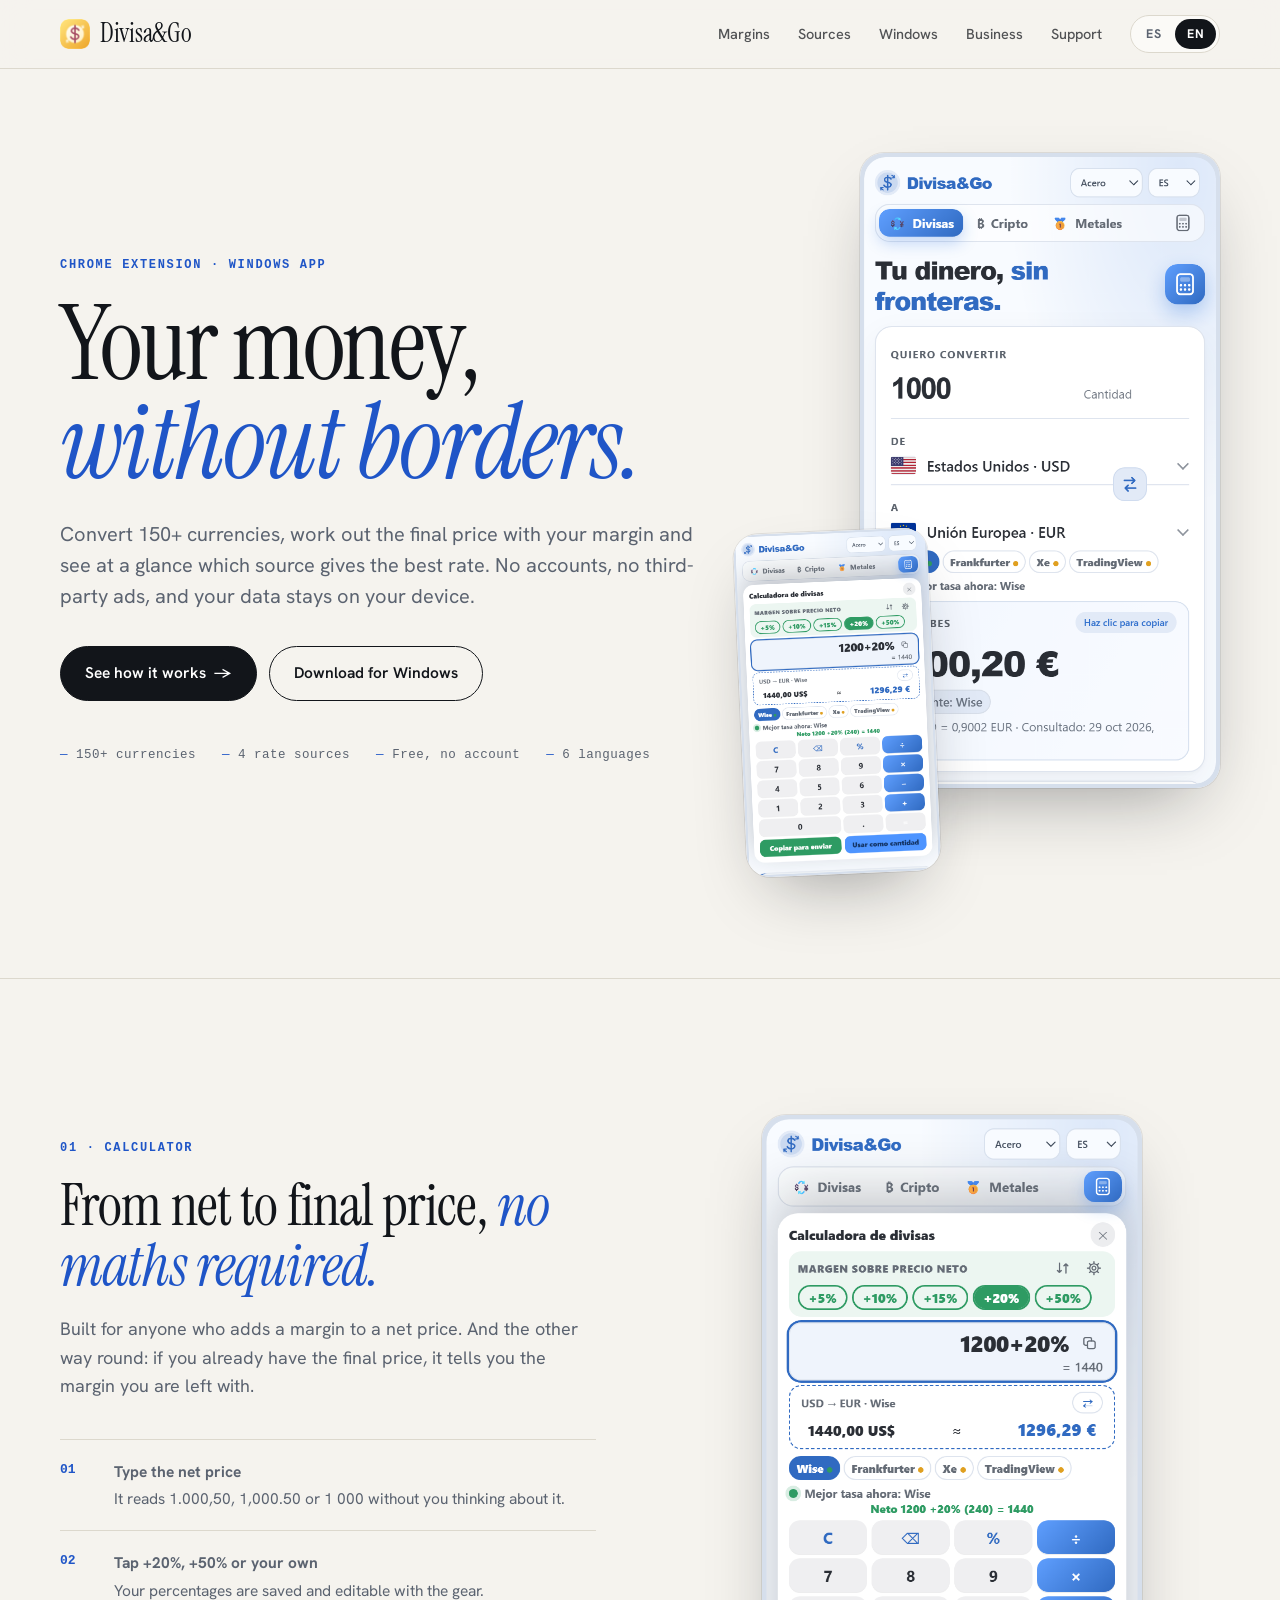
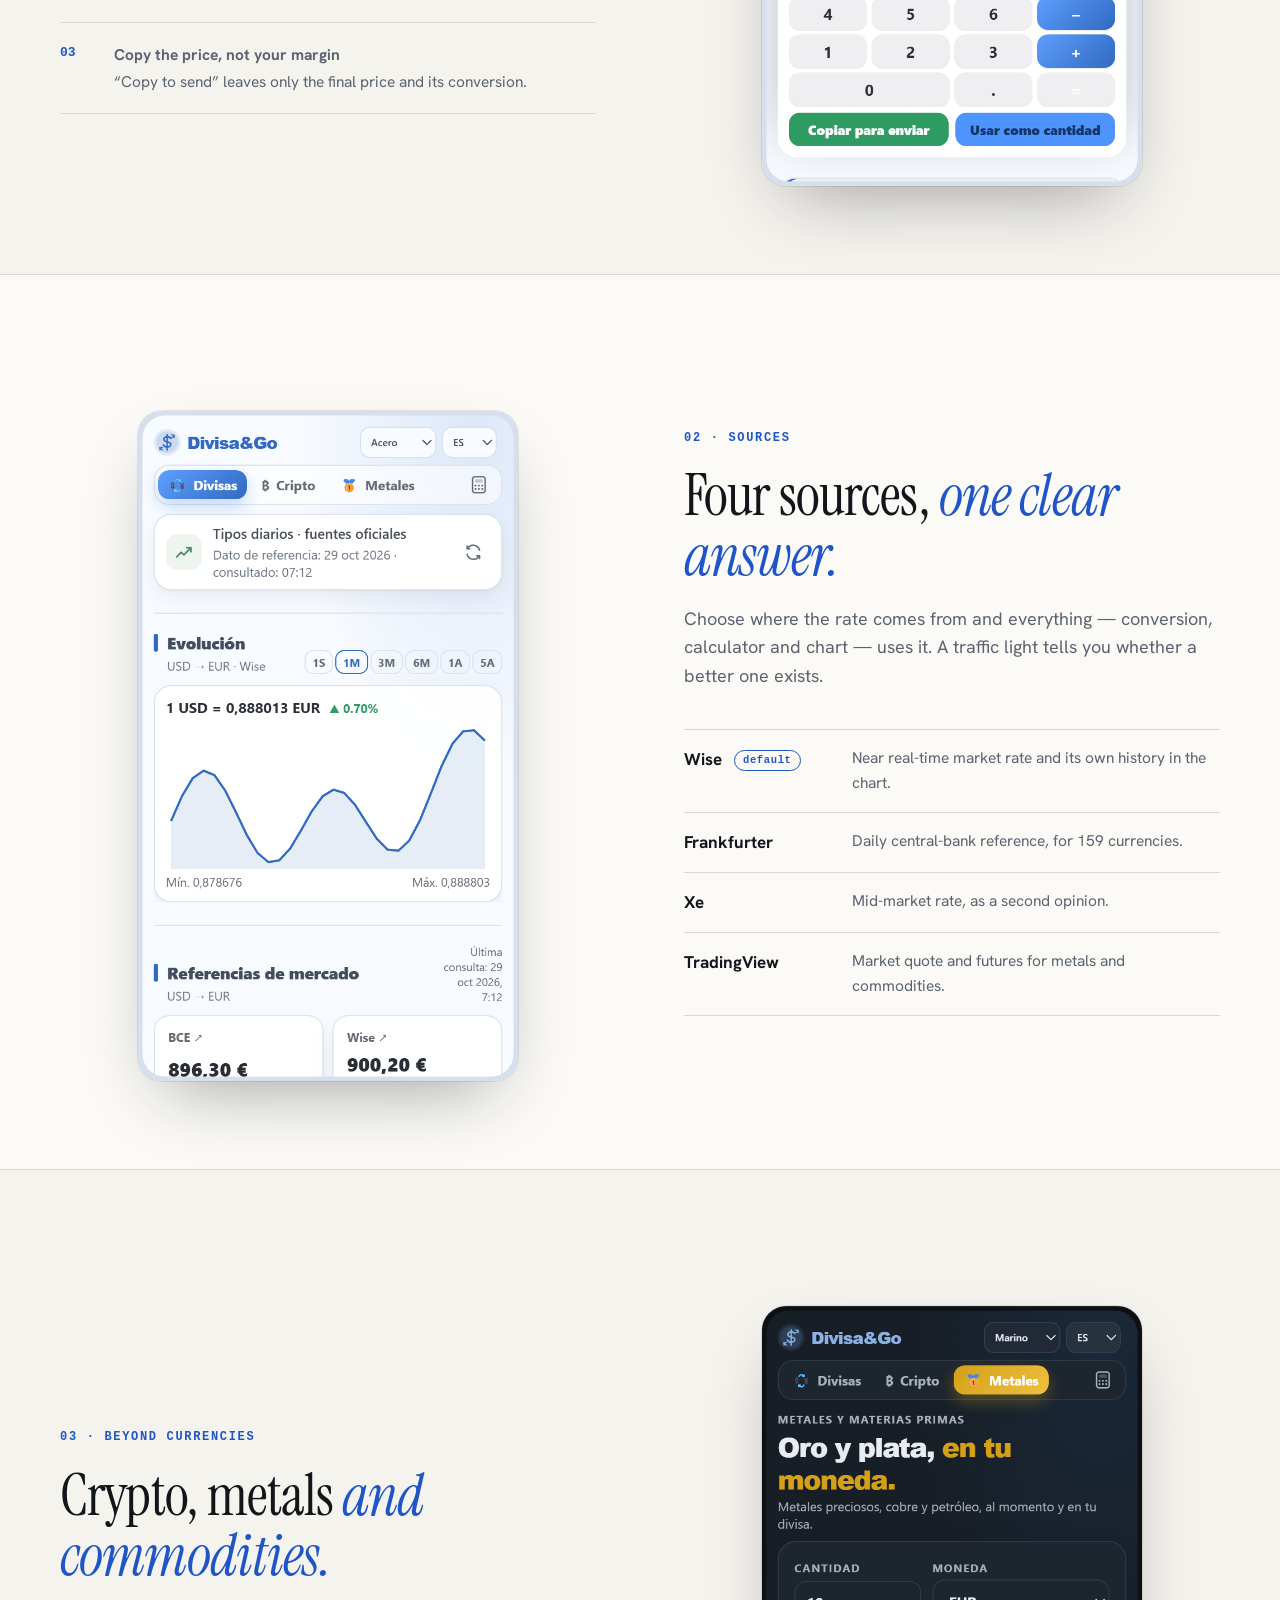
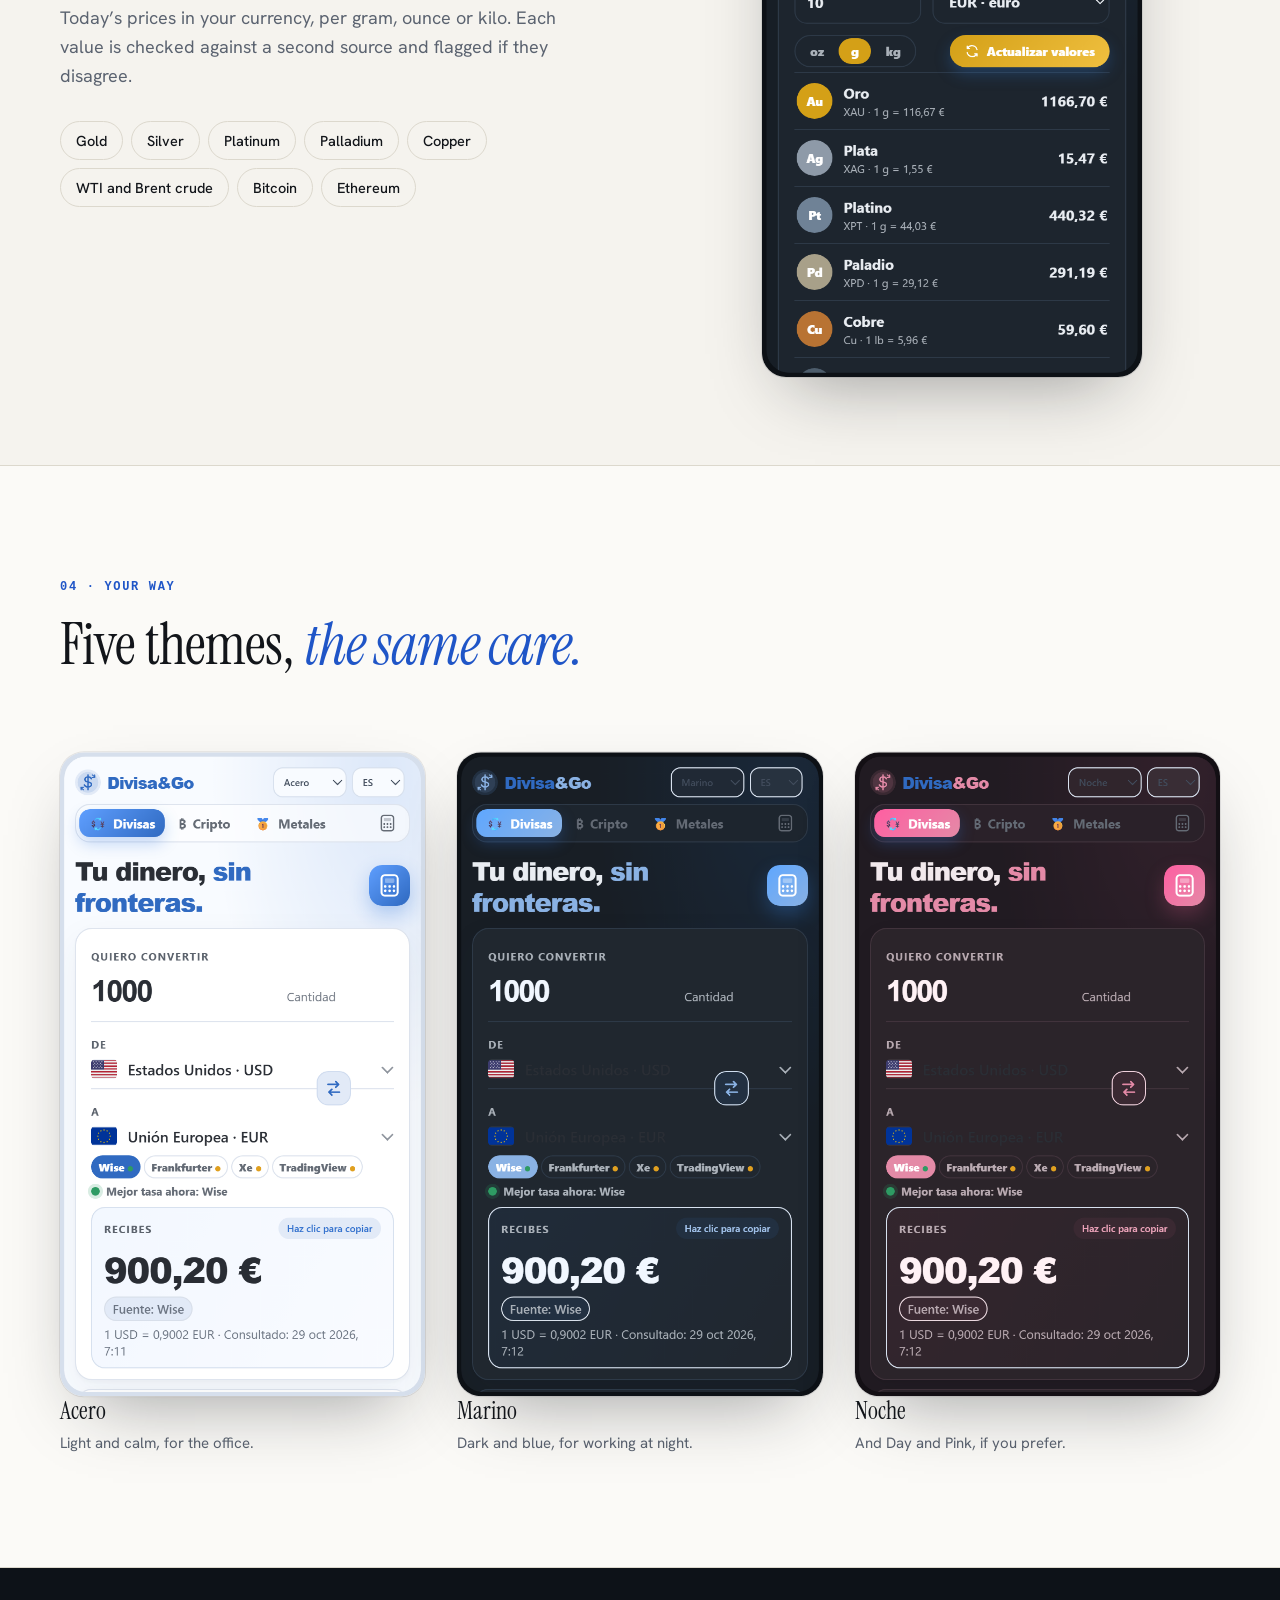
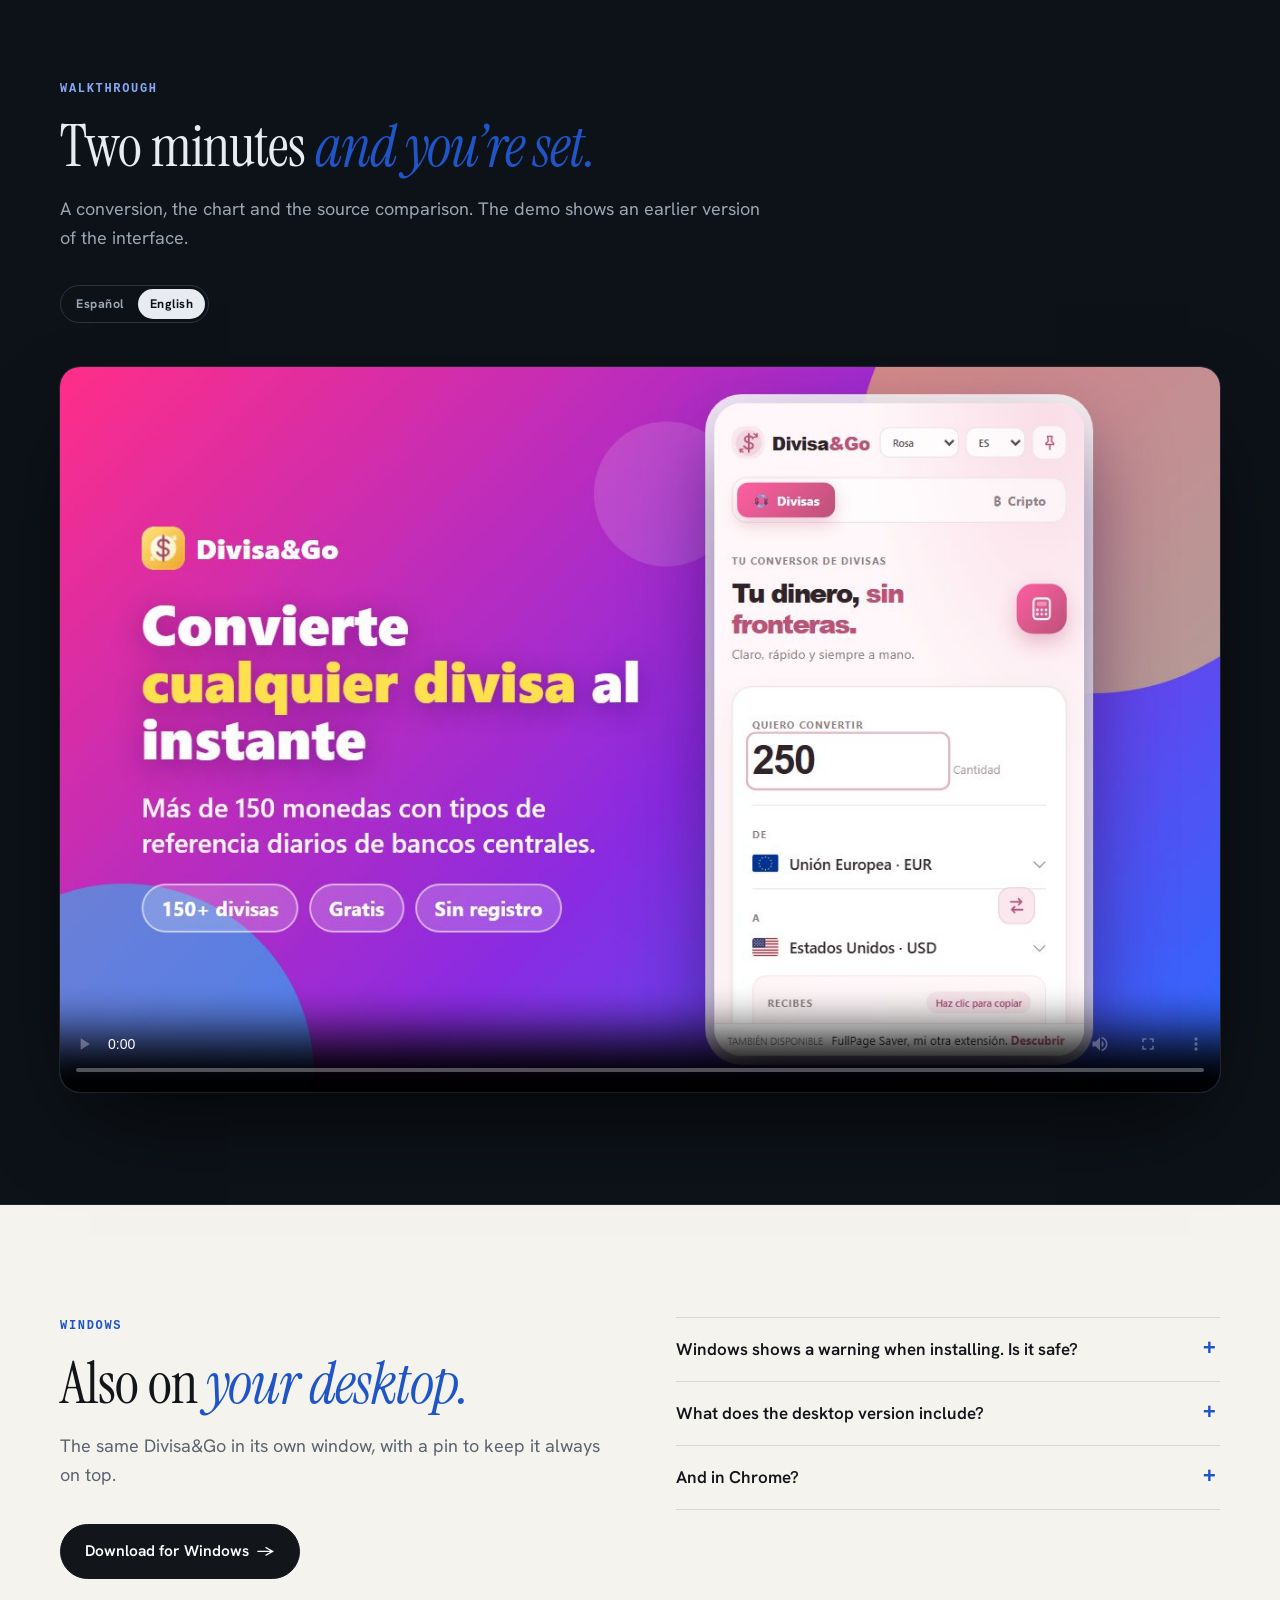
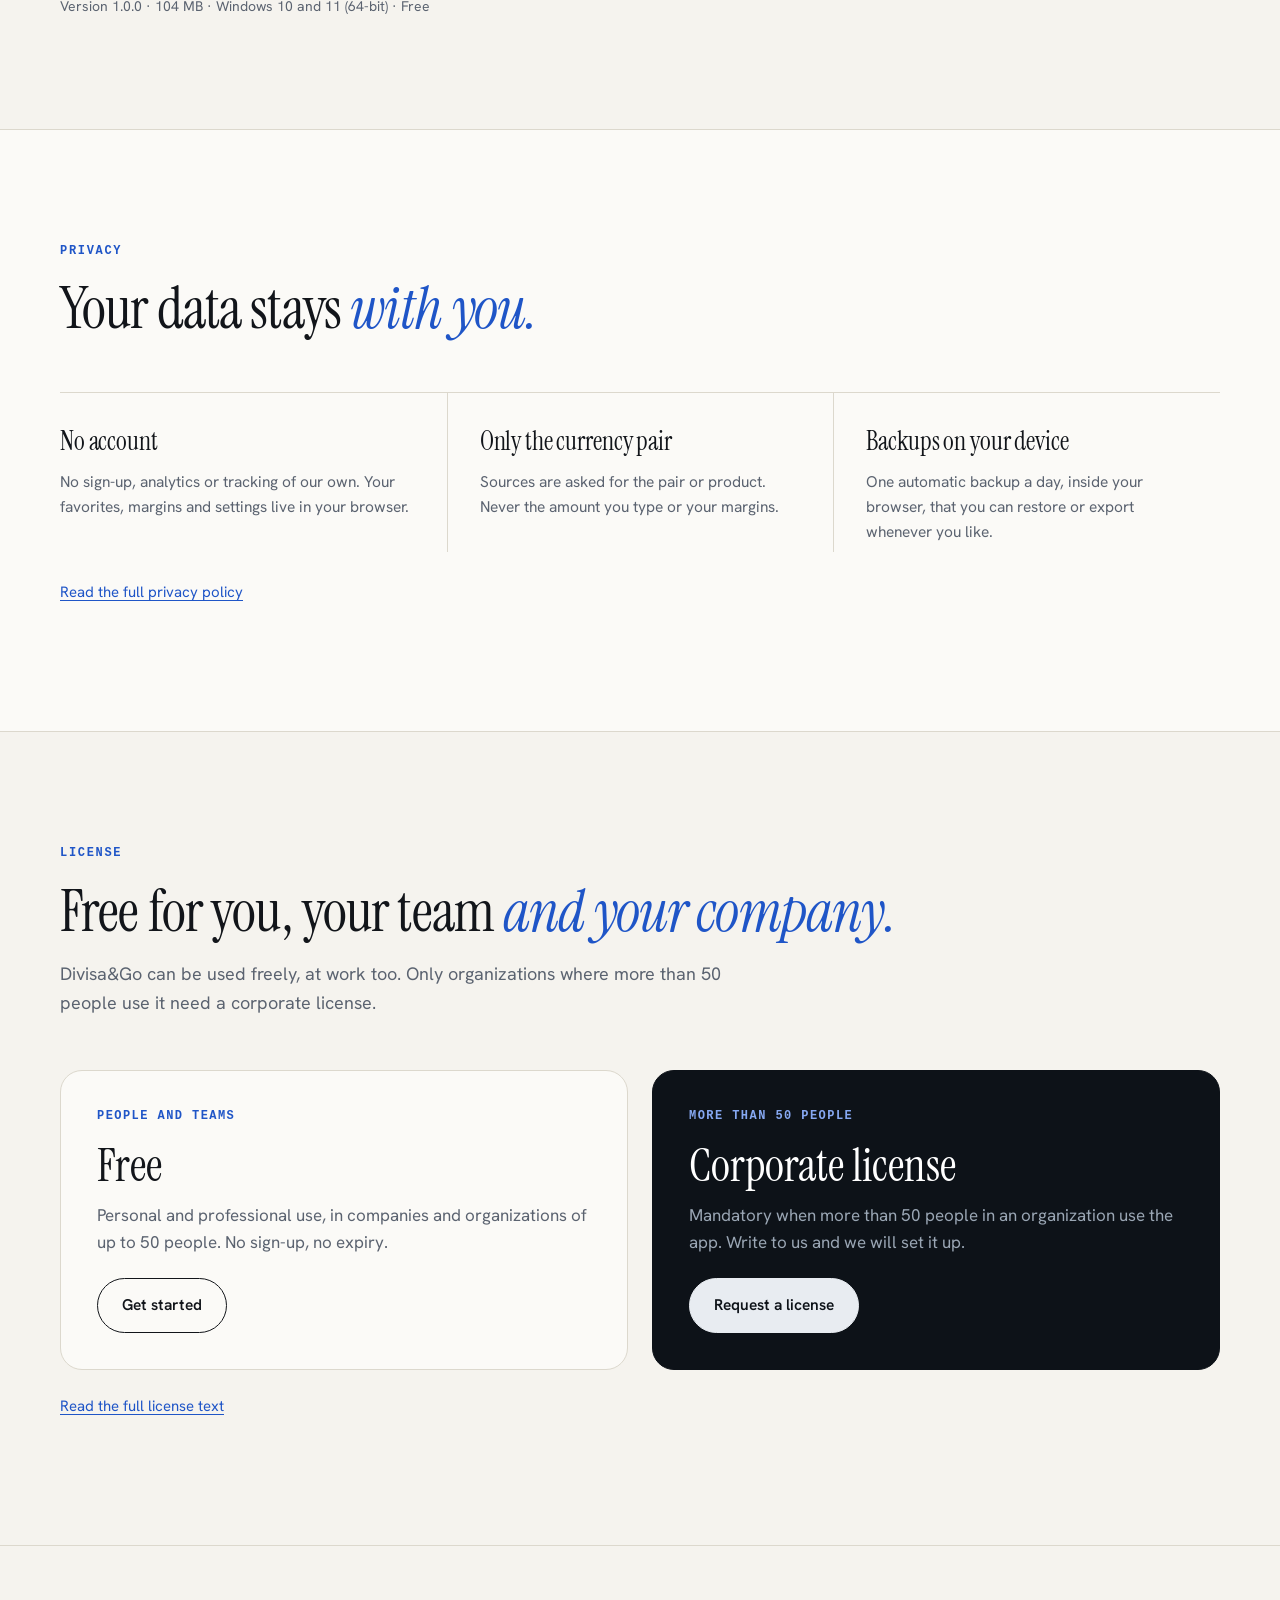
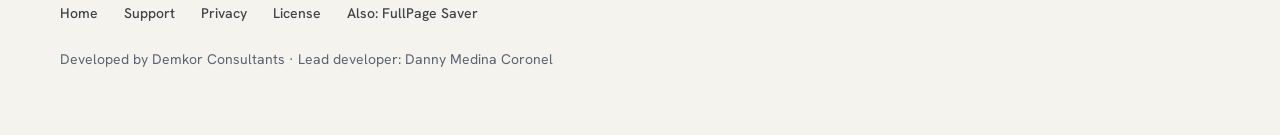
<file: index.html>
<!doctype html>
<html lang="es">
<head>
<meta charset="utf-8">
<meta name="viewport" content="width=device-width, initial-scale=1">
<title>Divisa&amp;Go · Conversor de divisas y calculadora de márgenes</title>
<meta name="description" content="Divisa&amp;Go convierte más de 150 divisas, calcula márgenes sobre el precio neto y compara cuatro fuentes de tasas. Gratis, sin cuenta, para Chrome y Windows.">
<meta property="og:title" content="Divisa&amp;Go · Conversor de divisas y calculadora de márgenes">
<meta property="og:description" content="Más de 150 divisas, márgenes sobre el precio neto y cuatro fuentes de tasas. Gratis y sin cuenta.">
<meta property="og:image" content="assets/app-convertir.png">
<link rel="icon" type="image/png" href="assets/favicon.png">
<link rel="preconnect" href="https://fonts.googleapis.com">
<link rel="preconnect" href="https://fonts.gstatic.com" crossorigin>
<link rel="stylesheet" href="https://fonts.googleapis.com/css2?family=Hanken+Grotesk:wght@400;500;600;700&family=Instrument+Serif:ital@0;1&display=swap">
<link rel="stylesheet" href="assets/site.css">
<noscript><style>.reveal, .reveal *{opacity:1 !important;transform:none !important}</style></noscript>
</head>
<body id="top">

<nav>
  <div class="wrap">
    <a class="brand" href="#top"><img src="assets/icon.png" alt="">Divisa&amp;Go</a>
    <a class="link" href="#margenes"><span class="es">Márgenes</span><span class="en">Margins</span></a>
    <a class="link" href="#fuentes"><span class="es">Fuentes</span><span class="en">Sources</span></a>
    <a class="link" href="#windows">Windows</a>
    <a class="link" href="#licencia"><span class="es">Empresas</span><span class="en">Business</span></a>
    <a class="link" href="soporte.html"><span class="es">Soporte</span><span class="en">Support</span></a>
    <div class="lang" role="group" aria-label="Language">
      <button type="button" data-lang="es" aria-pressed="true">ES</button>
      <button type="button" data-lang="en" aria-pressed="false">EN</button>
    </div>
  </div>
</nav>

<header class="hero">
  <div class="wrap">
    <div>
      <p class="eyebrow"><span class="es">Extensión para Chrome · App para Windows</span><span class="en">Chrome extension · Windows app</span></p>
      <h1><span class="es">Tu dinero,<br><em>sin fronteras.</em></span><span class="en">Your money,<br><em>without borders.</em></span></h1>
      <p class="lead"><span class="es">Convierte más de 150 divisas, calcula el precio final con tu margen y comprueba de un vistazo qué fuente da la mejor tasa. Sin cuentas, sin anuncios de terceros y con tus datos en tu equipo.</span><span class="en">Convert 150+ currencies, work out the final price with your margin and see at a glance which source gives the best rate. No accounts, no third-party ads, and your data stays on your device.</span></p>
      <div class="btns">
        <a class="btn primary" href="#demo"><span class="es">Ver cómo funciona</span><span class="en">See how it works</span></a>
        <a class="btn ghost" href="#windows"><span class="es">Descargar para Windows</span><span class="en">Download for Windows</span></a>
      </div>
      <ul class="facts">
        <li><span class="es"><b data-count="150">150</b>+ divisas</span><span class="en"><b data-count="150">150</b>+ currencies</span></li>
        <li><span class="es"><b data-count="4">4</b> fuentes de tasas</span><span class="en"><b data-count="4">4</b> rate sources</span></li>
        <li><span class="es">Gratis, sin cuenta</span><span class="en">Free, no account</span></li>
        <li><span class="es"><b data-count="6">6</b> idiomas</span><span class="en"><b data-count="6">6</b> languages</span></li>
      </ul>
    </div>
    <div class="stack">
      <div class="frame reveal"><img src="assets/app-convertir.png" width="680" height="1200" alt="Divisa&amp;Go convirtiendo 1000 USD a EUR" fetchpriority="high"></div>
      <div class="frame back reveal"><img src="assets/app-calculadora.png" width="680" height="1200" alt="" loading="lazy"></div>
    </div>
  </div>
</header>

<section id="margenes">
  <div class="wrap split">
    <div class="reveal">
      <p class="eyebrow"><span class="es">01 · Calculadora</span><span class="en">01 · Calculator</span></p>
      <h2><span class="es">Del precio neto al precio final, <em>sin hacer cuentas.</em></span><span class="en">From net to final price, <em>no maths required.</em></span></h2>
      <p class="sub"><span class="es">Pensada para quien añade un margen a un precio neto. Y al revés: si ya tienes el precio final, te dice qué margen te queda.</span><span class="en">Built for anyone who adds a margin to a net price. And the other way round: if you already have the final price, it tells you the margin you are left with.</span></p>
      <ol class="steps">
        <li><strong><span class="es">Escribe el precio neto</span><span class="en">Type the net price</span></strong><span class="es">Admite 1.000,50, 1,000.50 o 1 000 sin que tengas que pensarlo.</span><span class="en">It reads 1.000,50, 1,000.50 or 1 000 without you thinking about it.</span></li>
        <li><strong><span class="es">Toca +20 %, +50 % o el tuyo</span><span class="en">Tap +20%, +50% or your own</span></strong><span class="es">Tus porcentajes se guardan y se editan con la tuerca.</span><span class="en">Your percentages are saved and editable with the gear.</span></li>
        <li><strong><span class="es">Copia el precio, no tu margen</span><span class="en">Copy the price, not your margin</span></strong><span class="es">«Copiar para enviar» deja solo el precio final y su conversión.</span><span class="en">“Copy to send” leaves only the final price and its conversion.</span></li>
      </ol>
    </div>
    <div class="frame reveal"><img src="assets/app-calculadora.png" width="680" height="1200" alt="Calculadora con margen del 20 % sobre 1200" loading="lazy"></div>
  </div>
</section>

<section class="alt" id="fuentes">
  <div class="wrap split flip">
    <div class="reveal">
      <p class="eyebrow"><span class="es">02 · Fuentes</span><span class="en">02 · Sources</span></p>
      <h2><span class="es">Cuatro fuentes, <em>una respuesta clara.</em></span><span class="en">Four sources, <em>one clear answer.</em></span></h2>
      <p class="sub"><span class="es">Elige de dónde sale la tasa y todo el cálculo —conversión, calculadora y gráfico— la usa. Un semáforo te dice si hay una mejor.</span><span class="en">Choose where the rate comes from and everything — conversion, calculator and chart — uses it. A traffic light tells you whether a better one exists.</span></p>
      <dl class="sources">
        <div><dt>Wise <span class="tag"><span class="es">por defecto</span><span class="en">default</span></span></dt><dd><span class="es">Tasa de mercado casi en tiempo real y su histórico propio en el gráfico.</span><span class="en">Near real-time market rate and its own history in the chart.</span></dd></div>
        <div><dt>Frankfurter</dt><dd><span class="es">Referencia diaria de bancos centrales, para 159 monedas.</span><span class="en">Daily central-bank reference, for 159 currencies.</span></dd></div>
        <div><dt>Xe</dt><dd><span class="es">Tasa media de mercado, como segunda opinión.</span><span class="en">Mid-market rate, as a second opinion.</span></dd></div>
        <div><dt>TradingView</dt><dd><span class="es">Cotización de mercado y futuros para metales y materias primas.</span><span class="en">Market quote and futures for metals and commodities.</span></dd></div>
      </dl>
    </div>
    <div class="frame reveal"><img src="assets/app-fuentes.png" width="680" height="1200" alt="Evolución del par y referencias de mercado" loading="lazy"></div>
  </div>
</section>

<section id="mas-alla">
  <div class="wrap split">
    <div class="reveal">
      <p class="eyebrow"><span class="es">03 · Más allá de las divisas</span><span class="en">03 · Beyond currencies</span></p>
      <h2><span class="es">Cripto, metales <em>y materias primas.</em></span><span class="en">Crypto, metals <em>and commodities.</em></span></h2>
      <p class="sub"><span class="es">Los precios del día en tu moneda, por gramo, onza o kilo. Cada valor se contrasta con una segunda fuente y, si no coinciden, te lo avisa.</span><span class="en">Today’s prices in your currency, per gram, ounce or kilo. Each value is checked against a second source and flagged if they disagree.</span></p>
      <ul class="chips">
        <li><span class="es">Oro</span><span class="en">Gold</span></li><li><span class="es">Plata</span><span class="en">Silver</span></li><li><span class="es">Platino</span><span class="en">Platinum</span></li><li><span class="es">Paladio</span><span class="en">Palladium</span></li>
        <li><span class="es">Cobre</span><span class="en">Copper</span></li><li><span class="es">Petróleo WTI y Brent</span><span class="en">WTI and Brent crude</span></li><li>Bitcoin</li><li>Ethereum</li>
      </ul>
    </div>
    <div class="frame reveal"><img src="assets/app-metales.png" width="680" height="1200" alt="Precios de oro, plata y otros metales en euros por gramo" loading="lazy"></div>
  </div>
</section>

<section class="alt" id="temas">
  <div class="wrap">
    <div class="reveal">
      <p class="eyebrow"><span class="es">04 · A tu gusto</span><span class="en">04 · Your way</span></p>
      <h2><span class="es">Cinco temas, <em>el mismo cuidado.</em></span><span class="en">Five themes, <em>the same care.</em></span></h2>
    </div>
    <div class="themes">
      <figure class="reveal"><div class="frame"><img src="assets/app-convertir.png" width="680" height="1200" alt="" loading="lazy"></div><figcaption><b>Acero</b><span class="es">Claro y sereno, para la oficina.</span><span class="en">Light and calm, for the office.</span></figcaption></figure>
      <figure class="reveal"><div class="frame"><img src="assets/app-marino.png" width="680" height="1200" alt="" loading="lazy"></div><figcaption><b>Marino</b><span class="es">Oscuro y azul, para trabajar de noche.</span><span class="en">Dark and blue, for working at night.</span></figcaption></figure>
      <figure class="reveal"><div class="frame"><img src="assets/app-noche.png" width="680" height="1200" alt="" loading="lazy"></div><figcaption><b>Noche</b><span class="es">Y también Día y Rosa, si lo prefieres.</span><span class="en">And Day and Pink, if you prefer.</span></figcaption></figure>
    </div>
  </div>
</section>

<section class="night" id="demo">
  <div class="wrap">
    <div class="reveal">
      <p class="eyebrow"><span class="es">Recorrido</span><span class="en">Walkthrough</span></p>
      <h2><span class="es">Dos minutos <em>y lo tienes.</em></span><span class="en">Two minutes <em>and you’re set.</em></span></h2>
      <p class="sub"><span class="es">Una conversión, el gráfico y la comparación de fuentes. La demo corresponde a una versión anterior de la interfaz.</span><span class="en">A conversion, the chart and the source comparison. The demo shows an earlier version of the interface.</span></p>
    </div>
    <div class="vlang"><div class="lang" role="group" aria-label="Video language">
      <button type="button" data-vlang="es" aria-pressed="true">Español</button>
      <button type="button" data-vlang="en" aria-pressed="false">English</button>
    </div></div>
    <div class="video-card reveal">
      <video id="demo-video" controls preload="metadata" playsinline poster="assets/shot-convertir.jpg">
        <source id="demo-src" src="assets/demo-es.mp4" type="video/mp4">
      </video>
    </div>
  </div>
</section>

<section id="windows">
  <div class="wrap dl">
    <div class="reveal">
      <p class="eyebrow">Windows</p>
      <h2><span class="es">También en <em>tu escritorio.</em></span><span class="en">Also on <em>your desktop.</em></span></h2>
      <p class="sub"><span class="es">La misma Divisa&amp;Go en su propia ventana, con una chincheta para mantenerla siempre visible.</span><span class="en">The same Divisa&amp;Go in its own window, with a pin to keep it always on top.</span></p>
      <div class="btns"><a class="btn primary" href="downloads/Divisa-and-Go-Setup-1.0.0.exe" download><span class="es">Descargar para Windows</span><span class="en">Download for Windows</span></a></div>
      <p class="muted" style="margin:16px 0 0;font-size:14px"><span class="es">Versión 1.0.0 · 104 MB · Windows 10 y 11 (64 bits) · Gratis</span><span class="en">Version 1.0.0 · 104 MB · Windows 10 and 11 (64-bit) · Free</span></p>
    </div>
    <div class="reveal">
      <details><summary><span class="es">Windows muestra un aviso al instalar, ¿es seguro?</span><span class="en">Windows shows a warning when installing. Is it safe?</span></summary><p><span class="es">El instalador aún no tiene firma digital de pago, así que Windows SmartScreen puede decir «Windows protegió su PC». Pulsa <strong>Más información</strong> y después <strong>Ejecutar de todas formas</strong>. Para comprobar que el archivo es el original, compara su huella SHA-256 con esta: <code style="word-break:break-all">d9cf2656a3cbbd0b3e890c59e7b44fee7adddb8db97d1aa43215592153ca9961</code></span><span class="en">The installer does not yet carry a paid digital signature, so Windows SmartScreen may say “Windows protected your PC”. Click <strong>More info</strong> and then <strong>Run anyway</strong>. To check the file is the original, compare its SHA-256 fingerprint with this one: <code style="word-break:break-all">d9cf2656a3cbbd0b3e890c59e7b44fee7adddb8db97d1aa43215592153ca9961</code></span></p></details>
      <details><summary><span class="es">¿Qué incluye la versión de escritorio?</span><span class="en">What does the desktop version include?</span></summary><p><span class="es">Conversión de más de 150 divisas, calculadora, gráficos de evolución, comparación de fuentes, cripto, temas, 6 idiomas y copia de seguridad de favoritos. Tus datos se guardan solo en tu equipo.</span><span class="en">Conversion of 150+ currencies, calculator, trend charts, source comparison, crypto, themes, 6 languages and favorites backup. Your data is stored only on your computer.</span></p></details>
      <details><summary><span class="es">¿Y en Chrome?</span><span class="en">And in Chrome?</span></summary><p><span class="es">La extensión se instala desde la Chrome Web Store. Si buscas ayuda o tienes una idea, escríbenos desde la página de soporte.</span><span class="en">The extension installs from the Chrome Web Store. If you need help or have an idea, write to us from the support page.</span></p></details>
    </div>
  </div>
</section>

<section class="alt" id="privacidad">
  <div class="wrap">
    <div class="reveal">
      <p class="eyebrow"><span class="es">Privacidad</span><span class="en">Privacy</span></p>
      <h2><span class="es">Tus datos se quedan <em>contigo.</em></span><span class="en">Your data stays <em>with you.</em></span></h2>
    </div>
    <div class="trio reveal">
      <div><h3><span class="es">Sin cuenta</span><span class="en">No account</span></h3><p><span class="es">No hay registro, analítica ni seguimiento propio. Tus favoritos, márgenes y ajustes viven en tu navegador.</span><span class="en">No sign-up, analytics or tracking of our own. Your favorites, margins and settings live in your browser.</span></p></div>
      <div><h3><span class="es">Solo el par de monedas</span><span class="en">Only the currency pair</span></h3><p><span class="es">A las fuentes se les pide el par o el producto. Nunca el importe que escribes ni tus márgenes.</span><span class="en">Sources are asked for the pair or product. Never the amount you type or your margins.</span></p></div>
      <div><h3><span class="es">Copias en tu equipo</span><span class="en">Backups on your device</span></h3><p><span class="es">Una copia automática al día, dentro del navegador, que puedes restaurar o exportar cuando quieras.</span><span class="en">One automatic backup a day, inside your browser, that you can restore or export whenever you like.</span></p></div>
    </div>
    <p class="muted reveal" style="margin-top:28px;font-size:15px"><a href="soporte.html#privacidad"><span class="es">Leer la política de privacidad completa</span><span class="en">Read the full privacy policy</span></a></p>
  </div>
</section>

<section id="licencia">
  <div class="wrap">
    <div class="reveal">
      <p class="eyebrow"><span class="es">Licencia</span><span class="en">License</span></p>
      <h2><span class="es">Gratis para ti, para tu equipo <em>y para tu empresa.</em></span><span class="en">Free for you, your team <em>and your company.</em></span></h2>
      <p class="sub"><span class="es">Divisa&amp;Go se puede usar libremente, también en el trabajo. Solo las organizaciones en las que la usan más de 50 personas necesitan una licencia corporativa.</span><span class="en">Divisa&amp;Go can be used freely, at work too. Only organizations where more than 50 people use it need a corporate license.</span></p>
    </div>
    <div class="plans reveal">
      <div class="plan">
        <p class="label"><span class="es">Personas y equipos</span><span class="en">People and teams</span></p>
        <p class="price"><span class="es">Gratis</span><span class="en">Free</span></p>
        <p><span class="es">Uso personal y profesional, en empresas y organizaciones de hasta 50 personas. Sin registro ni caducidad.</span><span class="en">Personal and professional use, in companies and organizations of up to 50 people. No sign-up, no expiry.</span></p>
        <a class="btn" href="#windows"><span class="es">Empezar</span><span class="en">Get started</span></a>
      </div>
      <div class="plan dark">
        <p class="label"><span class="es">Más de 50 personas</span><span class="en">More than 50 people</span></p>
        <p class="price"><span class="es">Licencia corporativa</span><span class="en">Corporate license</span></p>
        <p><span class="es">Obligatoria cuando más de 50 personas de una organización usan la aplicación. Escríbenos y la preparamos.</span><span class="en">Mandatory when more than 50 people in an organization use the app. Write to us and we will set it up.</span></p>
        <a class="btn" href="mailto:empresademkor@gmail.com?subject=Licencia%20corporativa%20Divisa%26Go"><span class="es">Solicitar licencia</span><span class="en">Request a license</span></a>
      </div>
    </div>
    <p class="muted reveal" style="margin-top:24px;font-size:15px"><a href="licencia.html"><span class="es">Leer el texto completo de la licencia</span><span class="en">Read the full license text</span></a></p>
  </div>
</section>

<footer>
  <div class="wrap">
    <div class="foot-links">
      <a href="index.html"><span class="es">Inicio</span><span class="en">Home</span></a>
      <a href="soporte.html"><span class="es">Soporte</span><span class="en">Support</span></a>
      <a href="soporte.html#privacidad"><span class="es">Privacidad</span><span class="en">Privacy</span></a>
      <a href="licencia.html"><span class="es">Licencia</span><span class="en">License</span></a>
      <a href="https://chromewebstore.google.com/detail/igjphghlkmidddmnmlmdnhnepehpoena" target="_blank" rel="noopener"><span class="es">También: FullPage Saver</span><span class="en">Also: FullPage Saver</span></a>
    </div>
    <span class="es">Desarrollado por Demkor Consultants · Desarrollador principal: Danny Medina Coronel</span>
    <span class="en">Developed by Demkor Consultants · Lead developer: Danny Medina Coronel</span>
  </div>
</footer>

<script>
const root = document.documentElement;
const video = document.querySelector("#demo-video");
const videoSrc = document.querySelector("#demo-src");
function setVideo(lang) {
  document.querySelectorAll("[data-vlang]").forEach((b) => b.setAttribute("aria-pressed", String(b.dataset.vlang === lang)));
  const wanted = `assets/demo-${lang}.mp4`;
  if (!videoSrc.getAttribute("src").endsWith(wanted)) {
    const wasPlaying = !video.paused;
    videoSrc.setAttribute("src", wanted);
    video.load();
    if (wasPlaying) video.play().catch(() => {});
  }
}
function setLang(lang) {
  root.lang = lang;
  document.querySelectorAll("[data-lang]").forEach((b) => b.setAttribute("aria-pressed", String(b.dataset.lang === lang)));
  try { localStorage.setItem("divisagoSiteLang", lang); } catch {}
  setVideo(lang);
}
document.querySelectorAll("[data-lang]").forEach((b) => b.addEventListener("click", () => setLang(b.dataset.lang)));
document.querySelectorAll("[data-vlang]").forEach((b) => b.addEventListener("click", () => setVideo(b.dataset.vlang)));
let initial = (navigator.language || "es").toLowerCase().startsWith("es") ? "es" : "en";
try { initial = localStorage.getItem("divisagoSiteLang") || initial; } catch {}
setLang(initial);
</script>
<script src="assets/site.js" defer></script>
</body>
</html>
</file>
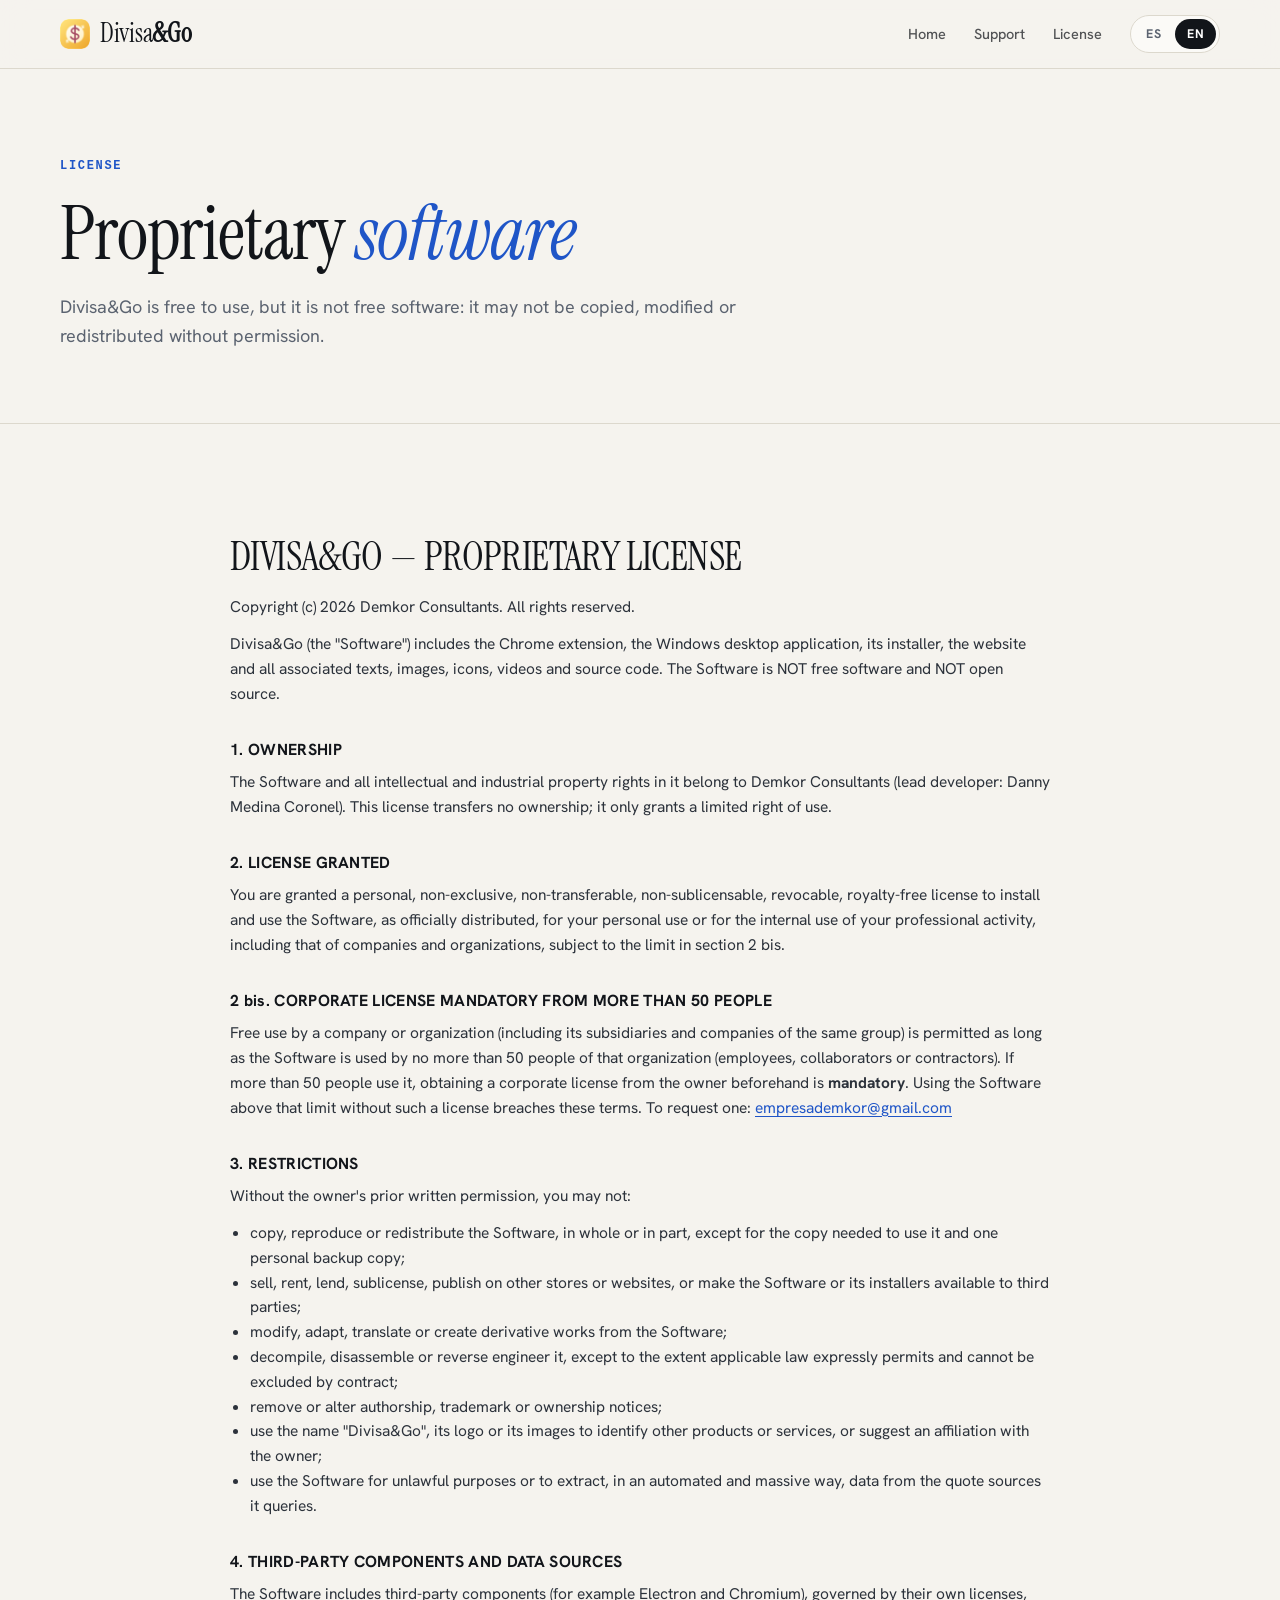
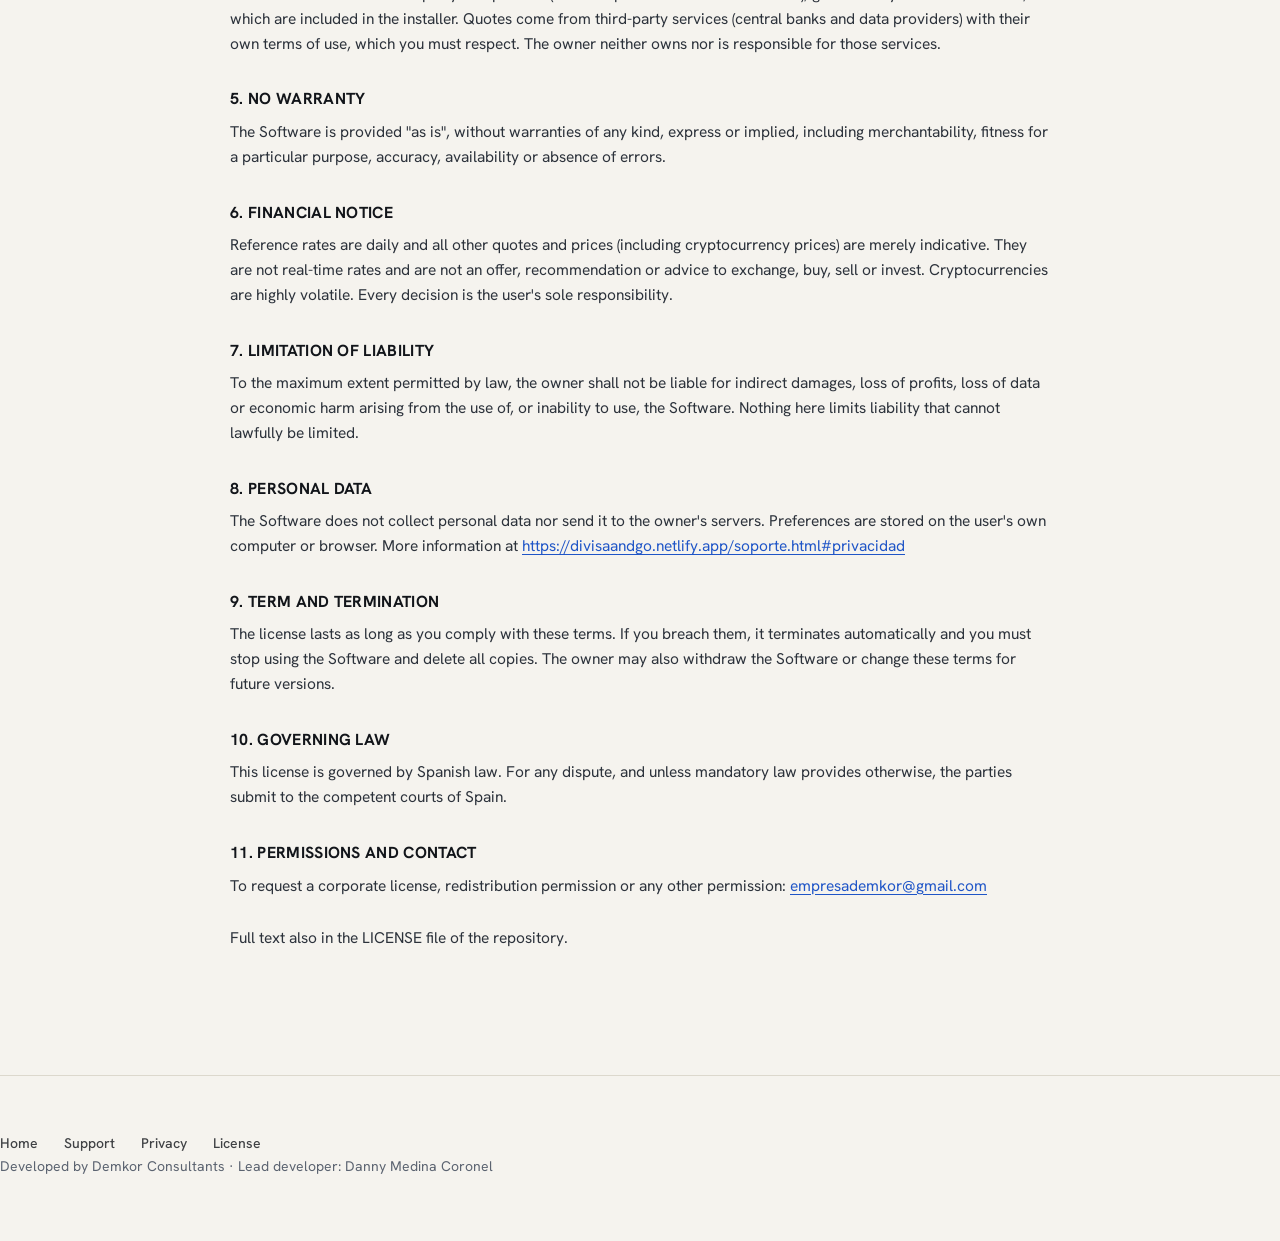
<file: licencia.html>
<!doctype html>
<html lang="es">
<head>
<meta charset="utf-8">
<meta name="viewport" content="width=device-width, initial-scale=1">
<title>Licencia · Divisa&amp;Go</title>
<meta name="description" content="Licencia de uso de Divisa&amp;Go: software propietario, gratuito para uso personal y profesional; las organizaciones de más de 50 personas necesitan licencia corporativa.">
<link rel="icon" type="image/png" href="assets/favicon.png">
<link rel="preconnect" href="https://fonts.googleapis.com">
<link rel="preconnect" href="https://fonts.gstatic.com" crossorigin>
<link rel="stylesheet" href="https://fonts.googleapis.com/css2?family=Hanken+Grotesk:wght@400;500;600;700&family=Instrument+Serif:ital@0;1&display=swap">
<link rel="stylesheet" href="assets/site.css">
</head>
<body>

<nav>
  <div class="wrap">
    <a class="brand" href="index.html"><img src="assets/icon.png" alt=""><span>Divisa<b>&amp;Go</b></span></a>
    <a class="link" href="index.html"><span class="es">Inicio</span><span class="en">Home</span></a>
    <a class="link" href="soporte.html"><span class="es">Soporte</span><span class="en">Support</span></a>
    <a class="link" href="licencia.html"><span class="es">Licencia</span><span class="en">License</span></a>
    <div class="lang" role="group" aria-label="Language">
      <button type="button" data-lang="es" aria-pressed="true">ES</button>
      <button type="button" data-lang="en" aria-pressed="false">EN</button>
    </div>
  </div>
</nav>

<section class="support page-hero">
  <div class="wrap">
    <div class="kicker" style="color:#ffe14d"><span class="es">Licencia</span><span class="en">License</span></div>
    <h2><span class="es">Software <em style="-webkit-text-fill-color:#ffe14d;color:#ffe14d">propietario</em></span><span class="en">Proprietary <em style="-webkit-text-fill-color:#ffe14d;color:#ffe14d">software</em></span></h2>
    <p><span class="es">Divisa&amp;Go es gratis para usar, pero no es software libre: no se puede copiar, modificar ni redistribuir sin permiso.</span><span class="en">Divisa&amp;Go is free to use, but it is not free software: it may not be copied, modified or redistributed without permission.</span></p>
  </div>
</section>

<section>
  <div class="wrap legal" style="max-width:820px">
    <div class="es">
<h2>DIVISA&amp;GO — LICENCIA DE USO PROPIETARIA</h2>
<p class="muted">Copyright (c) 2026 Demkor Consultants. Todos los derechos reservados.</p>
<p>Divisa&amp;Go (la &quot;Aplicación&quot;) incluye la extensión para Chrome, la aplicación de escritorio para Windows, su instalador, el sitio web y todos los textos, imágenes, iconos, vídeos y código fuente asociados. La Aplicación NO es software libre ni de código abierto.</p>
<h3>1. TITULARIDAD</h3>
<p>La Aplicación y todos los derechos de propiedad intelectual e industrial sobre ella pertenecen a Demkor Consultants (desarrollador principal: Danny Medina Coronel). Esta licencia no transmite ninguna propiedad; solo concede un derecho de uso limitado.</p>
<h3>2. LICENCIA CONCEDIDA</h3>
<p>Se te concede una licencia personal, no exclusiva, intransferible, no sublicenciable, revocable y gratuita para instalar y usar la Aplicación, tal y como se distribuye oficialmente, para tu uso personal o para el uso interno de tu actividad profesional, incluido el de empresas y organizaciones, con el límite del apartado 2 bis.</p>
<h3>2 bis. LICENCIA CORPORATIVA OBLIGATORIA A PARTIR DE 20 PERSONAS</h3>
<p>El uso gratuito por parte de una empresa u organización (incluidas sus filiales y las sociedades de su mismo grupo) está permitido mientras la Aplicación la usen, como máximo, 50 personas de esa organización (empleados, colaboradores o contratistas). Si la usan más de 50 personas, es <strong>obligatorio</strong> obtener antes una licencia corporativa del titular. Usar la Aplicación por encima de ese límite sin dicha licencia incumple estas condiciones. Para solicitarla: <a href="mailto:empresademkor@gmail.com">empresademkor@gmail.com</a></p>
<h3>3. RESTRICCIONES</h3>
<p>Sin autorización previa y por escrito del titular, no puedes:</p>
<ul><li>copiar, reproducir o redistribuir la Aplicación, en todo o en parte, salvo la copia necesaria para usarla y una copia de seguridad personal;</li><li>vender, alquilar, prestar, sublicenciar, publicar en otras tiendas o sitios web, o poner a disposición de terceros la Aplicación o sus instaladores;</li><li>modificar, adaptar, traducir o crear obras derivadas a partir de la Aplicación;</li><li>descompilar, desensamblar o aplicar ingeniería inversa, salvo en la medida en que la ley aplicable lo permita expresamente y no pueda excluirse por contrato;</li><li>eliminar o alterar los avisos de autoría, marca o propiedad;</li><li>usar el nombre &quot;Divisa&amp;Go&quot;, su logotipo o sus imágenes para identificar otros productos o servicios, ni sugerir una afiliación con el titular;</li><li>usar la Aplicación para fines ilícitos o para extraer, de forma automatizada y masiva, datos de las fuentes de cotización que consulta.</li></ul>
<h3>4. COMPONENTES DE TERCEROS Y FUENTES DE DATOS</h3>
<p>La Aplicación incluye componentes de terceros (por ejemplo Electron y Chromium), que se rigen por sus propias licencias, incluidas en el instalador. Las cotizaciones proceden de servicios de terceros (bancos centrales y proveedores de datos) con sus propias condiciones de uso, que debes respetar. El titular no es propietario ni responsable de esos servicios.</p>
<h3>5. SIN GARANTÍA</h3>
<p>La Aplicación se ofrece &quot;tal cual&quot;, sin garantías de ningún tipo, expresas o implícitas, incluidas las de comerciabilidad, adecuación a un fin concreto, exactitud, disponibilidad o ausencia de errores.</p>
<h3>6. AVISO FINANCIERO</h3>
<p>Los tipos de referencia son diarios y el resto de cotizaciones y precios (incluidos los de criptomonedas) son meramente indicativos. No son tasas en tiempo real ni constituyen una oferta, recomendación o asesoramiento de cambio, compra, venta o inversión. Las criptomonedas son muy volátiles. Toda decisión es responsabilidad exclusiva del usuario.</p>
<h3>7. LIMITACIÓN DE RESPONSABILIDAD</h3>
<p>En la máxima medida permitida por la ley, el titular no será responsable de daños indirectos, lucro cesante, pérdida de datos o perjuicios económicos derivados del uso o de la imposibilidad de usar la Aplicación. Nada de lo aquí dispuesto limita la responsabilidad que no pueda limitarse legalmente.</p>
<h3>8. DATOS PERSONALES</h3>
<p>La Aplicación no recopila datos personales ni los envía a servidores del titular. Las preferencias se guardan en el propio equipo o navegador del usuario. Más información en <a href="https://divisaandgo.netlify.app/soporte.html#privacidad">https://divisaandgo.netlify.app/soporte.html#privacidad</a></p>
<h3>9. DURACIÓN Y TERMINACIÓN</h3>
<p>La licencia dura mientras cumplas estas condiciones. Si las incumples, termina automáticamente y debes dejar de usar la Aplicación y eliminar todas sus copias. El titular puede además retirar la Aplicación o cambiar estas condiciones para versiones futuras.</p>
<h3>10. LEY APLICABLE</h3>
<p>Esta licencia se rige por la legislación española. Para cualquier controversia, y salvo que la ley imperativa disponga otra cosa, las partes se someten a los juzgados y tribunales competentes en España.</p>
<h3>11. PERMISOS Y CONTACTO</h3>
<p>Para solicitar una licencia corporativa, autorización de redistribución u otro permiso: <a href="mailto:empresademkor@gmail.com">empresademkor@gmail.com</a></p>

    </div>
    <div class="en">
<h2>DIVISA&amp;GO — PROPRIETARY LICENSE</h2>
<p class="muted">Copyright (c) 2026 Demkor Consultants. All rights reserved.</p>
<p>Divisa&amp;Go (the &quot;Software&quot;) includes the Chrome extension, the Windows desktop application, its installer, the website and all associated texts, images, icons, videos and source code. The Software is NOT free software and NOT open source.</p>
<h3>1. OWNERSHIP</h3>
<p>The Software and all intellectual and industrial property rights in it belong to Demkor Consultants (lead developer: Danny Medina Coronel). This license transfers no ownership; it only grants a limited right of use.</p>
<h3>2. LICENSE GRANTED</h3>
<p>You are granted a personal, non-exclusive, non-transferable, non-sublicensable, revocable, royalty-free license to install and use the Software, as officially distributed, for your personal use or for the internal use of your professional activity, including that of companies and organizations, subject to the limit in section 2 bis.</p>
<h3>2 bis. CORPORATE LICENSE MANDATORY FROM MORE THAN 50 PEOPLE</h3>
<p>Free use by a company or organization (including its subsidiaries and companies of the same group) is permitted as long as the Software is used by no more than 50 people of that organization (employees, collaborators or contractors). If more than 50 people use it, obtaining a corporate license from the owner beforehand is <strong>mandatory</strong>. Using the Software above that limit without such a license breaches these terms. To request one: <a href="mailto:empresademkor@gmail.com">empresademkor@gmail.com</a></p>
<h3>3. RESTRICTIONS</h3>
<p>Without the owner&#x27;s prior written permission, you may not:</p>
<ul><li>copy, reproduce or redistribute the Software, in whole or in part, except for the copy needed to use it and one personal backup copy;</li><li>sell, rent, lend, sublicense, publish on other stores or websites, or make the Software or its installers available to third parties;</li><li>modify, adapt, translate or create derivative works from the Software;</li><li>decompile, disassemble or reverse engineer it, except to the extent applicable law expressly permits and cannot be excluded by contract;</li><li>remove or alter authorship, trademark or ownership notices;</li><li>use the name &quot;Divisa&amp;Go&quot;, its logo or its images to identify other products or services, or suggest an affiliation with the owner;</li><li>use the Software for unlawful purposes or to extract, in an automated and massive way, data from the quote sources it queries.</li></ul>
<h3>4. THIRD-PARTY COMPONENTS AND DATA SOURCES</h3>
<p>The Software includes third-party components (for example Electron and Chromium), governed by their own licenses, which are included in the installer. Quotes come from third-party services (central banks and data providers) with their own terms of use, which you must respect. The owner neither owns nor is responsible for those services.</p>
<h3>5. NO WARRANTY</h3>
<p>The Software is provided &quot;as is&quot;, without warranties of any kind, express or implied, including merchantability, fitness for a particular purpose, accuracy, availability or absence of errors.</p>
<h3>6. FINANCIAL NOTICE</h3>
<p>Reference rates are daily and all other quotes and prices (including cryptocurrency prices) are merely indicative. They are not real-time rates and are not an offer, recommendation or advice to exchange, buy, sell or invest. Cryptocurrencies are highly volatile. Every decision is the user&#x27;s sole responsibility.</p>
<h3>7. LIMITATION OF LIABILITY</h3>
<p>To the maximum extent permitted by law, the owner shall not be liable for indirect damages, loss of profits, loss of data or economic harm arising from the use of, or inability to use, the Software. Nothing here limits liability that cannot lawfully be limited.</p>
<h3>8. PERSONAL DATA</h3>
<p>The Software does not collect personal data nor send it to the owner&#x27;s servers. Preferences are stored on the user&#x27;s own computer or browser. More information at <a href="https://divisaandgo.netlify.app/soporte.html#privacidad">https://divisaandgo.netlify.app/soporte.html#privacidad</a></p>
<h3>9. TERM AND TERMINATION</h3>
<p>The license lasts as long as you comply with these terms. If you breach them, it terminates automatically and you must stop using the Software and delete all copies. The owner may also withdraw the Software or change these terms for future versions.</p>
<h3>10. GOVERNING LAW</h3>
<p>This license is governed by Spanish law. For any dispute, and unless mandatory law provides otherwise, the parties submit to the competent courts of Spain.</p>
<h3>11. PERMISSIONS AND CONTACT</h3>
<p>To request a corporate license, redistribution permission or any other permission: <a href="mailto:empresademkor@gmail.com">empresademkor@gmail.com</a></p>

    </div>
    <p class="muted" style="margin-top:28px"><span class="es">Texto completo también en el archivo LICENSE del repositorio.</span><span class="en">Full text also in the LICENSE file of the repository.</span></p>
  </div>
</section>

<footer>
  <div class="foot-links">
    <a href="index.html"><span class="es">Inicio</span><span class="en">Home</span></a>
    <a href="soporte.html"><span class="es">Soporte</span><span class="en">Support</span></a>
    <a href="soporte.html#privacidad"><span class="es">Privacidad</span><span class="en">Privacy</span></a>
    <a href="licencia.html"><span class="es">Licencia</span><span class="en">License</span></a>
  </div>
  <span class="es">Desarrollado por Demkor Consultants · Desarrollador principal: Danny Medina Coronel</span>
  <span class="en">Developed by Demkor Consultants · Lead developer: Danny Medina Coronel</span>
</footer>

<script>
const root = document.documentElement;
function setLang(lang) {
  root.lang = lang;
  document.querySelectorAll("[data-lang]").forEach((b) => b.setAttribute("aria-pressed", String(b.dataset.lang === lang)));
  try { localStorage.setItem("divisagoSiteLang", lang); } catch {}
}
document.querySelectorAll("[data-lang]").forEach((b) => b.addEventListener("click", () => setLang(b.dataset.lang)));
let initial = (navigator.language || "es").toLowerCase().startsWith("es") ? "es" : "en";
try { initial = localStorage.getItem("divisagoSiteLang") || initial; } catch {}
setLang(initial);
</script>
<script src="assets/site.js" defer></script>
</body>
</html>
</file>
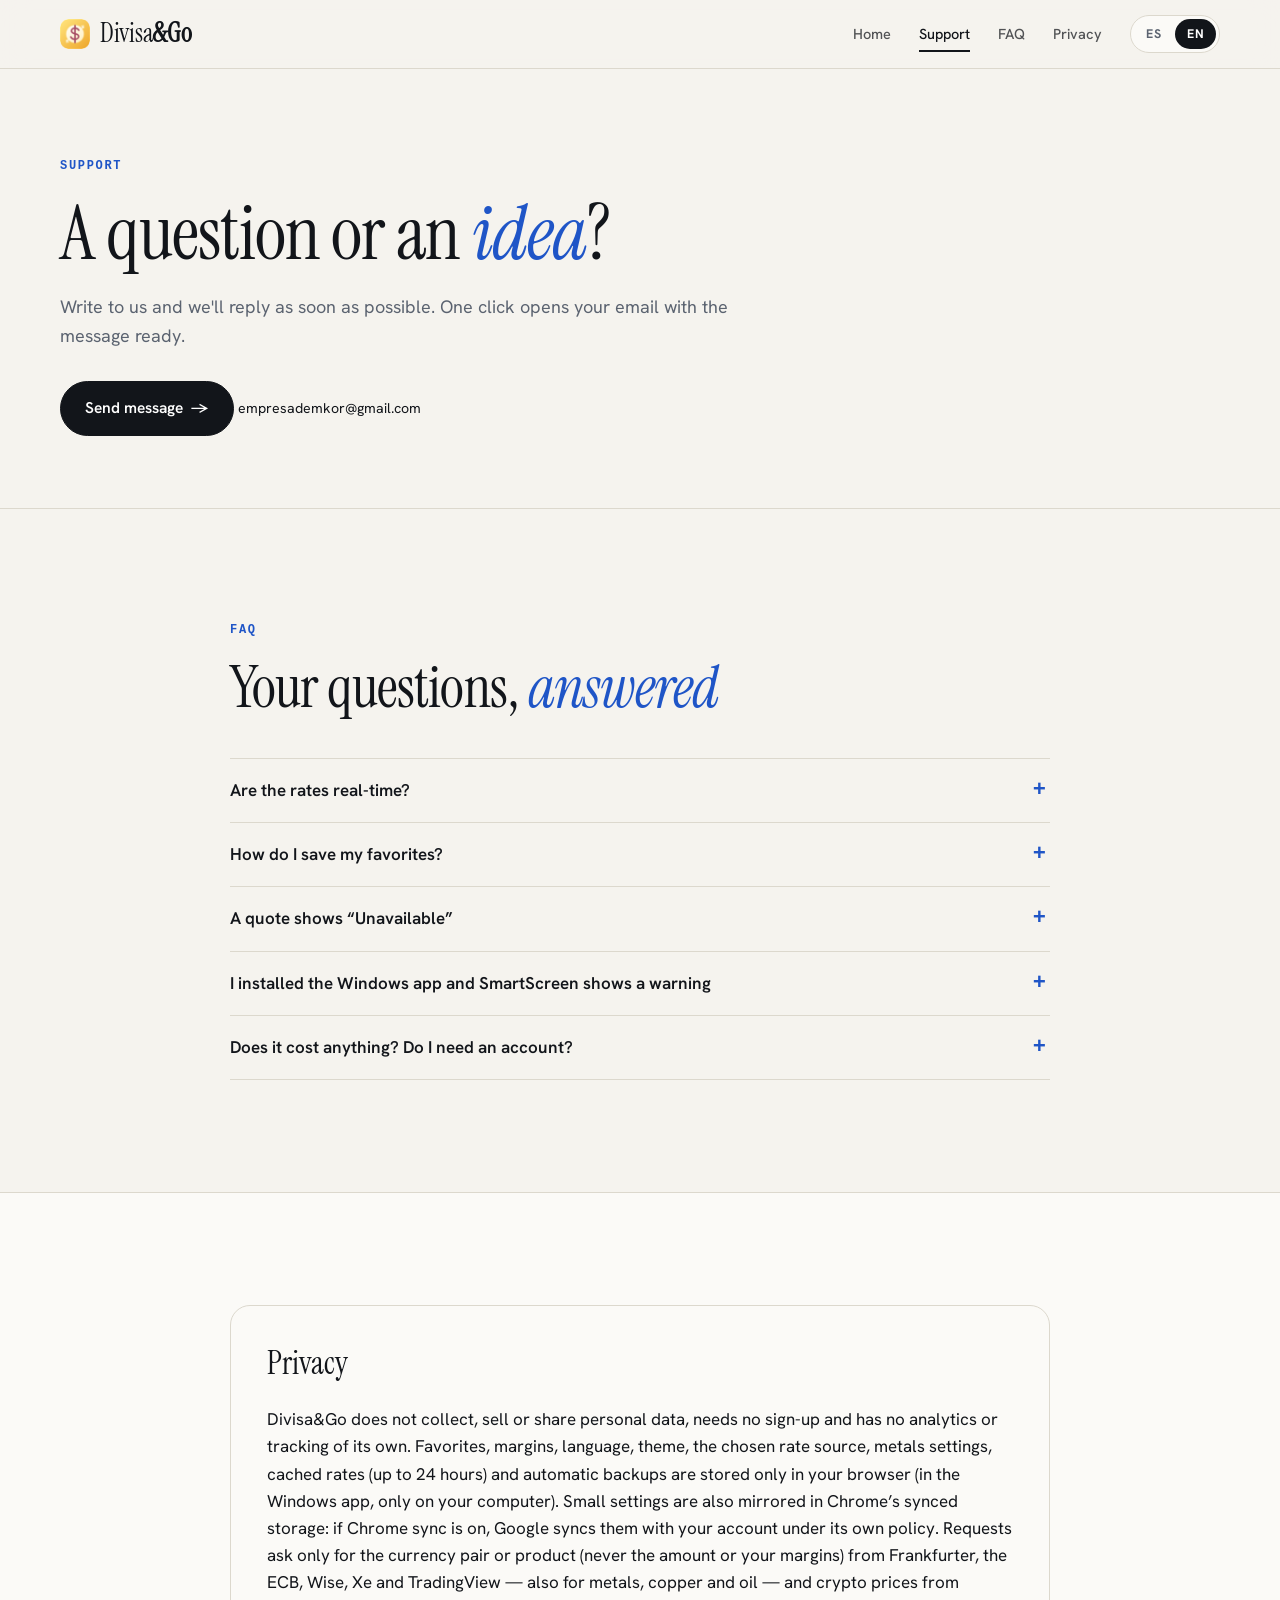
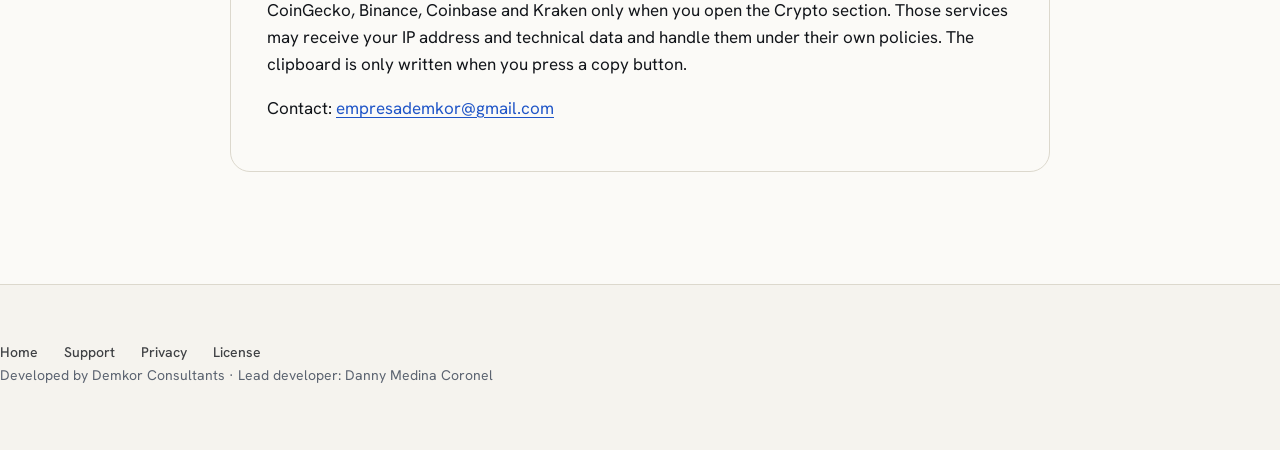
<file: soporte.html>
<!doctype html>
<html lang="es">
<head>
<meta charset="utf-8">
<meta name="viewport" content="width=device-width, initial-scale=1">
<title>Soporte y privacidad · Divisa&amp;Go</title>
<meta name="description" content="Soporte, preguntas frecuentes y política de privacidad de Divisa&amp;Go, el conversor de divisas para Chrome.">
<meta property="og:title" content="Soporte y privacidad · Divisa&amp;Go">
<meta property="og:description" content="Soporte, preguntas frecuentes y política de privacidad de Divisa&amp;Go, el conversor de divisas para Chrome.">
<meta property="og:image" content="assets/shot-convertir.jpg">
<link rel="icon" type="image/png" href="assets/favicon.png">
<link rel="preconnect" href="https://fonts.googleapis.com">
<link rel="preconnect" href="https://fonts.gstatic.com" crossorigin>
<link rel="stylesheet" href="https://fonts.googleapis.com/css2?family=Hanken+Grotesk:wght@400;500;600;700&family=Instrument+Serif:ital@0;1&display=swap">
<link rel="stylesheet" href="assets/site.css">
</head>
<body>

<nav>
  <div class="wrap">
    <a class="brand" href="index.html"><img src="assets/icon.png" alt=""><span>Divisa<b>&amp;Go</b></span></a>
    <a class="link" href="index.html"><span class="es">Inicio</span><span class="en">Home</span></a>
    <a class="link" href="#soporte"><span class="es">Soporte</span><span class="en">Support</span></a>
    <a class="link" href="#faq"><span class="es">Preguntas</span><span class="en">FAQ</span></a>
    <a class="link" href="#privacidad"><span class="es">Privacidad</span><span class="en">Privacy</span></a>
    <div class="lang" role="group" aria-label="Language">
      <button type="button" data-lang="es" aria-pressed="true">ES</button>
      <button type="button" data-lang="en" aria-pressed="false">EN</button>
    </div>
  </div>
</nav>

<section class="support page-hero" id="soporte">
  <div class="wrap">
    <div class="kicker" style="color:#ffe14d"><span class="es">Soporte</span><span class="en">Support</span></div>
    <h2><span class="es">¿Una duda o una <em style="-webkit-text-fill-color:#ffe14d;color:#ffe14d">idea</em>?</span><span class="en">A question or an <em style="-webkit-text-fill-color:#ffe14d;color:#ffe14d">idea</em>?</span></h2>
    <p><span class="es">Escríbenos y te respondemos lo antes posible. Un clic y se abre tu correo con el mensaje preparado.</span><span class="en">Write to us and we'll reply as soon as possible. One click opens your email with the message ready.</span></p>
    <a class="btn primary" href="mailto:empresademkor@gmail.com?subject=Soporte%20Divisa%26Go&amp;body=Hola%2C%0A%0AMi%20consulta%3A%0A%0A%0A---%0AVersi%C3%B3n%20de%20Divisa&amp;Go%3A%0AIdioma%3A%0A"><span class="es">Enviar mensaje</span><span class="en">Send message</span></a>
    <small>empresademkor@gmail.com</small>
  </div>
</section>

<section id="faq">
  <div class="wrap" style="max-width:820px">
    <div class="center">
      <div class="kicker"><span class="es">Preguntas frecuentes</span><span class="en">FAQ</span></div>
      <h2><span class="es">Resolvemos tus <em>dudas</em></span><span class="en">Your questions, <em>answered</em></span></h2>
    </div>
    <details><summary><span class="es">¿Las tasas son en tiempo real?</span><span class="en">Are the rates real-time?</span></summary><p><span class="es">No. Los tipos de referencia son diarios (bancos centrales vía Frankfurter y BCE). Wise, Xe y TradingView son valores indicativos que se actualizan cada 30 minutos. No son una oferta de cambio.</span><span class="en">No. Reference rates are daily (central banks via Frankfurter and the ECB). Wise, Xe and TradingView are indicative values refreshed every 30 minutes. They are not an exchange offer.</span></p></details>
    <details><summary><span class="es">¿Cómo guardo mis favoritos?</span><span class="en">How do I save my favorites?</span></summary><p><span class="es">Pulsa la estrella junto a una moneda. En «Copia de seguridad de favoritos» puedes exportarlos a un archivo e importarlos arrastrándolo o pegando su contenido.</span><span class="en">Click the star next to a currency. Under “Favorites backup” you can export them to a file and import them by dragging it in or pasting its contents.</span></p></details>
    <details><summary><span class="es">Una cotización aparece como «No disponible»</span><span class="en">A quote shows “Unavailable”</span></summary><p><span class="es">La fuente puede estar caída temporalmente. Pulsa el botón de actualizar o inténtalo más tarde; las demás fuentes siguen funcionando.</span><span class="en">The source may be temporarily down. Press the refresh button or try again later; the other sources keep working.</span></p></details>
    <details><summary><span class="es">Instalé la app de Windows y sale un aviso de SmartScreen</span><span class="en">I installed the Windows app and SmartScreen shows a warning</span></summary><p><span class="es">Es normal mientras el instalador no tenga firma digital de pago. Pulsa «Más información» y «Ejecutar de todas formas». La huella SHA-256 del archivo original está en la página de inicio, en la sección de Windows.</span><span class="en">This is normal while the installer has no paid digital signature. Click “More info” and “Run anyway”. The SHA-256 fingerprint of the original file is on the home page, in the Windows section.</span></p></details>
    <details><summary><span class="es">¿Cuesta algo? ¿Necesito una cuenta?</span><span class="en">Does it cost anything? Do I need an account?</span></summary><p><span class="es">Es gratis y no necesitas registrarte ni crear ninguna cuenta.</span><span class="en">It's free and you don't need to sign up or create any account.</span></p></details>
  </div>
</section>

<section class="alt" id="privacidad">
  <div class="wrap" style="max-width:820px">
    <div class="panel">
        <h3><span class="es">Privacidad</span><span class="en">Privacy</span></h3>
        <p><span class="es">Divisa&amp;Go no recopila, vende ni comparte datos personales, no requiere registro y no incluye analítica ni seguimiento propio. Favoritos, márgenes, idioma, tema, fuente de tasas elegida, ajustes de metales, tasas en caché (hasta 24 horas) y copias automáticas se guardan solo en tu navegador (en la app de Windows, solo en tu equipo). Los ajustes pequeños también se reflejan en el almacenamiento sincronizado de Chrome: si tienes activada la sincronización de Chrome, Google los sincroniza con tu cuenta según su propia política. Las consultas piden únicamente el par de monedas o el producto (nunca el importe ni tus márgenes) a Frankfurter, el BCE, Wise, Xe y TradingView —también para metales, cobre y petróleo—, y los precios cripto a CoinGecko, Binance, Coinbase y Kraken solo cuando abres la sección Cripto. Esos servicios pueden recibir tu dirección IP y datos técnicos y tratarlos según sus políticas. El portapapeles solo se escribe cuando pulsas un botón de copiar.</span><span class="en">Divisa&amp;Go does not collect, sell or share personal data, needs no sign-up and has no analytics or tracking of its own. Favorites, margins, language, theme, the chosen rate source, metals settings, cached rates (up to 24 hours) and automatic backups are stored only in your browser (in the Windows app, only on your computer). Small settings are also mirrored in Chrome’s synced storage: if Chrome sync is on, Google syncs them with your account under its own policy. Requests ask only for the currency pair or product (never the amount or your margins) from Frankfurter, the ECB, Wise, Xe and TradingView — also for metals, copper and oil — and crypto prices from CoinGecko, Binance, Coinbase and Kraken only when you open the Crypto section. Those services may receive your IP address and technical data and handle them under their own policies. The clipboard is only written when you press a copy button.</span></p>
        <p><span class="es">Contacto:</span><span class="en">Contact:</span> <a href="mailto:empresademkor@gmail.com">empresademkor@gmail.com</a></p>
      </div>
  </div>
</section>

<footer>
  <div class="foot-links">
    <a href="index.html"><span class="es">Inicio</span><span class="en">Home</span></a>
    <a href="soporte.html"><span class="es">Soporte</span><span class="en">Support</span></a>
    <a href="soporte.html#privacidad"><span class="es">Privacidad</span><span class="en">Privacy</span></a>
    <a href="licencia.html"><span class="es">Licencia</span><span class="en">License</span></a>
  </div>
  <span class="es">Desarrollado por Demkor Consultants · Desarrollador principal: Danny Medina Coronel</span>
  <span class="en">Developed by Demkor Consultants · Lead developer: Danny Medina Coronel</span>
</footer>

<script>
const root = document.documentElement;
function setLang(lang) {
  root.lang = lang;
  document.querySelectorAll("[data-lang]").forEach((b) => b.setAttribute("aria-pressed", String(b.dataset.lang === lang)));
  try { localStorage.setItem("divisagoSiteLang", lang); } catch {}
}
document.querySelectorAll("[data-lang]").forEach((b) => b.addEventListener("click", () => setLang(b.dataset.lang)));
let initial = (navigator.language || "es").toLowerCase().startsWith("es") ? "es" : "en";
try { initial = localStorage.getItem("divisagoSiteLang") || initial; } catch {}
setLang(initial);
</script>
<script src="assets/site.js" defer></script>
</body>
</html>
</file>
<file: assets/site.css>
/* Divisa&Go — web. Sobria y editorial: papel cálido, tinta, un solo acento. */
:root {
  --paper: #f5f3ee;
  --card: #fbfaf7;
  --ink: #12151a;
  --muted: #5b6370;
  --line: #dcd8cd;
  --accent: #1f55c7;
  --accent-ink: #163f98;
  --night: #0d1218;
  --serif: "Instrument Serif", "Iowan Old Style", "Palatino Linotype", Georgia, serif;
  --sans: "Hanken Grotesk", system-ui, -apple-system, "Segoe UI", Roboto, Arial, sans-serif;
  --mono: ui-monospace, "SF Mono", "Cascadia Mono", Consolas, monospace;
  --ease: cubic-bezier(.22, 1, .36, 1);
}
* { box-sizing: border-box; }
html { scroll-behavior: smooth; -webkit-text-size-adjust: 100%; }
html, body { overflow-x: clip; }
body { margin: 0; color: var(--ink); background: var(--paper); font-family: var(--sans); font-size: 17px; line-height: 1.6; -webkit-font-smoothing: antialiased; }
html[lang="es"] .en, html[lang="en"] .es { display: none !important; }
a { color: var(--accent); text-underline-offset: 3px; }
img, video { display: block; max-width: 100%; height: auto; }
::selection { background: #cfdcf8; }
.wrap { width: min(1160px, 100% - 48px); margin: 0 auto; }

/* ---------- Navegación ---------- */
nav { position: sticky; top: 0; z-index: 50; background: rgba(245, 243, 238, .86); backdrop-filter: saturate(1.4) blur(14px); border-bottom: 1px solid var(--line); }
nav .wrap { display: flex; align-items: center; gap: 28px; height: 68px; }
.brand { display: flex; align-items: center; gap: 10px; margin-right: auto; color: var(--ink); font-family: var(--serif); font-size: 26px; letter-spacing: -.3px; text-decoration: none; }
.brand img { width: 30px; height: 30px; border-radius: 8px; }
nav a.link { color: var(--ink); font-size: 14.5px; font-weight: 500; text-decoration: none; opacity: .72; transition: opacity .2s; }
nav a.link:hover { opacity: 1; }
.lang { display: inline-flex; gap: 2px; padding: 3px; border: 1px solid var(--line); border-radius: 999px; background: var(--card); }
.lang button { padding: 5px 12px; border: 0; border-radius: 999px; color: var(--muted); background: transparent; font: inherit; font-size: 12.5px; font-weight: 700; letter-spacing: .04em; cursor: pointer; transition: background .2s, color .2s; }
.lang button[aria-pressed="true"] { color: #fff; background: var(--ink); }
@media (max-width: 860px) { nav a.link { display: none; } }

/* ---------- Tipografía ---------- */
.eyebrow, .kicker { margin: 0 0 18px; color: var(--accent); font-family: var(--mono); font-size: 12px; font-weight: 600; letter-spacing: .14em; text-transform: uppercase; }
h1, h2, h3 { margin: 0; font-weight: 400; }
h1 { font-family: var(--serif); font-size: clamp(54px, 8.2vw, 104px); line-height: .96; letter-spacing: -.02em; }
h2 { font-family: var(--serif); font-size: clamp(36px, 4.6vw, 58px); line-height: 1.04; letter-spacing: -.015em; }
h1 em, h2 em { color: var(--accent); font-style: italic; }
h3 { font-size: 18px; font-weight: 700; letter-spacing: -.005em; }
.lead { max-width: 34em; margin: 26px 0 0; color: var(--muted); font-size: 20px; line-height: 1.55; }
.sub { max-width: 40em; margin: 18px 0 0; color: var(--muted); font-size: 18px; }
.center { text-align: left; }
.muted { color: var(--muted); }

/* ---------- Botones ---------- */
.btn { display: inline-flex; align-items: center; gap: 8px; padding: 14px 24px; border: 1px solid var(--ink); border-radius: 999px; color: var(--ink); background: transparent; font: inherit; font-size: 15.5px; font-weight: 600; text-decoration: none; cursor: pointer; transition: transform .25s var(--ease), background .2s, color .2s, box-shadow .25s; }
.btn:hover { transform: translateY(-2px); box-shadow: 0 10px 24px -10px rgba(18, 21, 26, .45); }
.btn.primary { color: #fff; background: var(--ink); }
.btn.primary:hover { background: var(--accent-ink); border-color: var(--accent-ink); }
.btn.ghost { background: transparent; }
.btns { display: flex; flex-wrap: wrap; gap: 12px; margin-top: 34px; }

/* ---------- Inicio ---------- */
.hero { padding: 84px 0 110px; border-bottom: 1px solid var(--line); }
.hero .wrap { display: grid; grid-template-columns: minmax(0, 1.18fr) minmax(0, .82fr); gap: 72px; align-items: center; }
.facts { display: flex; flex-wrap: wrap; gap: 8px 26px; margin: 44px 0 0; padding: 0; list-style: none; color: var(--muted); font-family: var(--mono); font-size: 12.5px; letter-spacing: .04em; }
.facts li::before { content: "—"; margin-right: 8px; color: var(--accent); }
.frame { position: relative; overflow: hidden; border-radius: 24px; background: var(--card); box-shadow: 0 0 0 1px rgba(18, 21, 26, .09), 0 30px 70px -28px rgba(18, 21, 26, .42); }
.frame img { width: 100%; }
.stack { position: relative; width: min(100%, 360px); margin-left: auto; padding-bottom: 80px; }
.stack .back { position: absolute; left: -120px; bottom: -6px; width: 54%; transform: rotate(-2.5deg); }
@media (max-width: 960px) {
  .hero { padding: 56px 0 72px; }
  .hero .wrap { grid-template-columns: minmax(0, 1fr); gap: 56px; }
  .stack { margin: 0 auto; }
  .stack .back { left: -20px; }
}

/* ---------- Secciones ---------- */
section { padding: 112px 0; border-bottom: 1px solid var(--line); }
section.alt { background: var(--card); }
.split { display: grid; grid-template-columns: minmax(0, 1fr) minmax(0, 1fr); gap: 88px; align-items: center; }
.split.flip > :first-child { order: 2; }
.split .frame { width: min(100%, 380px); margin: 0 auto; }
@media (max-width: 900px) { section { padding: 72px 0; } .split { grid-template-columns: minmax(0, 1fr); gap: 48px; } .split.flip > :first-child { order: 0; } }

.steps { margin: 38px 0 0; padding: 0; list-style: none; counter-reset: step; }
.steps li { position: relative; padding: 18px 0 18px 54px; border-top: 1px solid var(--line); counter-increment: step; }
.steps li:last-child { border-bottom: 1px solid var(--line); }
.steps li::before { content: counter(step, decimal-leading-zero); position: absolute; left: 0; top: 20px; color: var(--accent); font-family: var(--mono); font-size: 13px; font-weight: 600; }
.steps strong { display: block; font-size: 17px; }
.steps span { color: var(--muted); font-size: 15.5px; }

.sources { margin: 38px 0 0; border-top: 1px solid var(--line); }
.sources div { display: grid; grid-template-columns: 148px minmax(0, 1fr); gap: 20px; padding: 16px 0; border-bottom: 1px solid var(--line); }
.sources dt { font-weight: 700; }
.sources dd { margin: 0; color: var(--muted); font-size: 15.5px; }
.tag { display: inline-block; margin-left: 8px; padding: 1px 8px; border: 1px solid var(--accent); border-radius: 999px; color: var(--accent); font-family: var(--mono); font-size: 10.5px; font-weight: 600; letter-spacing: .06em; vertical-align: middle; }

.chips { display: flex; flex-wrap: wrap; gap: 8px; margin: 30px 0 0; padding: 0; list-style: none; }
.chips li { padding: 7px 15px; border: 1px solid var(--line); border-radius: 999px; background: var(--paper); color: var(--ink); font-size: 14.5px; font-weight: 500; }

.themes { display: grid; grid-template-columns: repeat(3, minmax(0, 1fr)); gap: 32px; margin-top: 56px; }
.themes figure { margin: 0; }
.themes .frame { width: 100%; }
.themes figcaption { margin-top: 16px; color: var(--muted); font-size: 15px; }
.themes figcaption b { color: var(--ink); font-family: var(--serif); font-size: 24px; font-weight: 400; display: block; }
@media (max-width: 760px) { .themes { grid-template-columns: minmax(0, 1fr); max-width: 340px; margin-inline: auto; } }

/* ---------- Banda oscura (demo) ---------- */
section.night { color: #e8ecf1; background: var(--night); border-color: #1d2630; }
section.night .eyebrow, section.night h2 em { color: #86a8f2; }
section.night .sub { color: #9aa6b4; }
.video-card { overflow: hidden; margin-top: 44px; border-radius: 20px; background: #05080b; box-shadow: 0 0 0 1px rgba(255, 255, 255, .09), 0 40px 90px -30px rgba(0, 0, 0, .8); }
.video-card video { width: 100%; }
.vlang { margin-top: 32px; }
section.night .lang { border-color: #2a3541; background: transparent; }
section.night .lang button { color: #9aa6b4; }
section.night .lang button[aria-pressed="true"] { color: var(--night); background: #e8ecf1; }

/* ---------- Windows, privacidad, licencia ---------- */
.dl { display: grid; grid-template-columns: minmax(0, 1fr) minmax(0, 1fr); gap: 72px; align-items: start; }
@media (max-width: 900px) { .dl { grid-template-columns: minmax(0, 1fr); gap: 36px; } }
details { border-top: 1px solid var(--line); }
details:last-of-type { border-bottom: 1px solid var(--line); }
summary { position: relative; padding: 18px 36px 18px 0; font-weight: 600; cursor: pointer; list-style: none; }
summary::-webkit-details-marker { display: none; }
summary::after { content: "+"; position: absolute; right: 4px; top: 14px; color: var(--accent); font-family: var(--mono); font-size: 22px; transition: transform .3s var(--ease); }
details[open] summary::after { transform: rotate(45deg); }
details p { margin: 0 0 20px; color: var(--muted); font-size: 15.5px; }
code { padding: 1px 6px; border-radius: 6px; background: #e9e5db; font-family: var(--mono); font-size: .85em; }

.trio { display: grid; grid-template-columns: repeat(3, minmax(0, 1fr)); gap: 0; margin-top: 52px; border-top: 1px solid var(--line); }
.trio > div { padding: 28px 32px 8px 0; }
.trio > div + div { padding-left: 32px; border-left: 1px solid var(--line); }
.trio h3 { margin-bottom: 8px; font-family: var(--serif); font-size: 26px; font-weight: 400; }
.trio p { margin: 0; color: var(--muted); font-size: 15.5px; }
@media (max-width: 860px) { .trio { grid-template-columns: minmax(0, 1fr); } .trio > div, .trio > div + div { padding: 24px 0; border-left: 0; border-bottom: 1px solid var(--line); } }

.plans { display: grid; grid-template-columns: repeat(2, minmax(0, 1fr)); gap: 24px; margin-top: 52px; }
.plan { padding: 36px; border: 1px solid var(--line); border-radius: 22px; background: var(--card); }
.plan.dark { color: #e8ecf1; background: var(--night); border-color: var(--night); }
.plan .label { margin: 0 0 16px; color: var(--accent); font-family: var(--mono); font-size: 12px; font-weight: 600; letter-spacing: .12em; text-transform: uppercase; }
.plan.dark .label { color: #86a8f2; }
.plan .price { margin: 0 0 14px; font-family: var(--serif); font-size: 46px; line-height: 1; }
.plan p { margin: 0 0 22px; color: var(--muted); }
.plan.dark p { color: #9aa6b4; }
.plan.dark .btn { color: var(--night); border-color: #e8ecf1; background: #e8ecf1; }
@media (max-width: 760px) { .plans { grid-template-columns: minmax(0, 1fr); } .plan { padding: 28px; } }

/* ---------- Páginas interiores (soporte y licencia) ---------- */
.page-hero, .support { padding: 88px 0 72px; border-bottom: 1px solid var(--line); background: var(--paper); }
.page-hero .kicker { color: var(--accent) !important; }
.page-hero h2 { max-width: 14em; font-size: clamp(42px, 6vw, 76px); }
.page-hero p { max-width: 40em; margin: 20px 0 0; color: var(--muted); font-size: 18px; }
.page-hero .btn { margin-top: 30px; }
.page-hero a.btn, .page-hero .btn.primary { color: #fff; }
.panel { padding: 32px 36px; border: 1px solid var(--line); border-radius: 20px; background: var(--card); }
.panel h3 { margin-bottom: 12px; font-family: var(--serif); font-size: 32px; font-weight: 400; }
.legal h2 { margin-bottom: 18px; font-size: 40px; }
.legal h3 { margin: 30px 0 8px; font-size: 16px; letter-spacing: .02em; }
.legal p { margin: 0 0 12px; color: #2c323b; font-size: 15.5px; }
.legal ul { margin: 0 0 14px; padding-left: 20px; color: #2c323b; font-size: 15.5px; }

/* ---------- Pie ---------- */
footer { padding: 56px 0 64px; color: var(--muted); font-size: 14px; }
footer .wrap { display: flex; flex-wrap: wrap; justify-content: space-between; gap: 24px; }
.foot-links { display: flex; flex-wrap: wrap; gap: 8px 26px; width: 100%; }
.foot-links a { color: var(--ink); font-weight: 500; text-decoration: none; opacity: .8; }
.foot-links a:hover { opacity: 1; text-decoration: underline; }
footer > span, footer .wrap > span { display: block; }

/* ---------- Entrada suave al hacer scroll ---------- */
.reveal { opacity: 0; transform: translateY(18px); transition: opacity .9s var(--ease), transform .9s var(--ease); }
.reveal.in { opacity: 1; transform: none; }
@media (prefers-reduced-motion: reduce) { .reveal { opacity: 1; transform: none; transition: none; } html { scroll-behavior: auto; } .btn, .btn:hover { transition: none; transform: none; } }

/* Detalles que sobrescriben estilos en línea heredados de las páginas interiores */
h2 em { -webkit-text-fill-color: var(--accent) !important; color: var(--accent) !important; }
.stack .back { transform: rotate(-2.5deg) !important; opacity: 1 !important; }
.page-hero .btn.primary { background: var(--ink); border-color: var(--ink); }

.plan .price { color: var(--ink); }
.plan.dark .price { color: #fff; }

.center { margin-bottom: 40px; }

/* ===== Movimiento (solo si la persona no ha pedido reducirlo) ===== */
.progress { position: fixed; top: 0; left: 0; z-index: 60; width: 100%; height: 2px; background: var(--accent); transform: scaleX(var(--p, 0)); transform-origin: 0 50%; pointer-events: none; }
nav { transition: box-shadow .4s ease; }
nav.scrolled { box-shadow: 0 12px 32px -20px rgba(18, 21, 26, .5); }
nav a.link { position: relative; padding: 6px 0; }
nav a.link::after { content: ""; position: absolute; right: 0; bottom: 0; left: 0; height: 1.5px; background: var(--ink); transform: scaleX(0); transform-origin: left; transition: transform .45s var(--ease); }
nav a.link:hover::after, nav a.link.active::after { transform: scaleX(1); }
nav a.link.active { opacity: 1; }

@media (prefers-reduced-motion: no-preference) {
  @keyframes rise { from { opacity: 0; transform: translateY(28px); } to { opacity: 1; transform: none; } }
  @keyframes focus-in { from { opacity: 0; filter: blur(12px); transform: translateY(16px); } to { opacity: 1; filter: none; transform: none; } }
  @keyframes drop { from { opacity: 0; transform: translateY(-16px); } to { opacity: 1; transform: none; } }
  @keyframes float { 0%, 100% { translate: 0 0; } 50% { translate: 0 -10px; } }

  /* Primera pantalla: todo entra en cascada */
  nav { animation: drop .8s var(--ease) backwards; }
  .hero .eyebrow { animation: rise .8s var(--ease) .10s backwards; }
  .hero h1 { animation: rise 1s var(--ease) .18s backwards; }
  .hero h1 em { display: inline-block; animation: focus-in 1.2s var(--ease) .55s backwards; }
  .hero .lead { animation: rise .9s var(--ease) .6s backwards; }
  .hero .btns { animation: rise .9s var(--ease) .75s backwards; }
  .hero .facts { animation: rise .9s var(--ease) .9s backwards; }
  .page-hero .kicker, .page-hero h2, .page-hero p, .page-hero .btn { animation: rise .9s var(--ease) backwards; }
  .page-hero h2 { animation-delay: .1s; }
  .page-hero p { animation-delay: .25s; }
  .page-hero .btn { animation-delay: .4s; }

  /* Capturas: inclinación al mover el puntero y una flotación lenta */
  .stack { transform: perspective(1500px) rotateX(var(--rx, 0deg)) rotateY(var(--ry, 0deg)); transition: transform .6s var(--ease); animation: rise 1.3s var(--ease) .35s backwards; }
  .stack .back { animation: float 8s ease-in-out infinite; }
  .frame { translate: 0 calc(var(--py, 0) * 1px); transition: box-shadow .6s var(--ease); }
  .frame img { transition: transform 1.4s var(--ease); }
  .frame:hover { box-shadow: 0 0 0 1px rgba(18, 21, 26, .1), 0 44px 90px -30px rgba(18, 21, 26, .5); }
  .frame:hover img { transform: scale(1.035); }

  /* Entrada al hacer scroll, con retardo según el orden */
  .reveal { transition-delay: calc(var(--d, 0) * 110ms); }
  .reveal .steps li, .reveal .sources > div, .reveal .chips li, .trio.reveal > div, .plans.reveal > .plan {
    opacity: 0;
    transform: translateY(18px);
    transition: opacity .8s var(--ease), transform .8s var(--ease);
    transition-delay: calc(.2s + var(--i, 0) * 95ms);
  }
  .reveal.in .steps li, .reveal.in .sources > div, .reveal.in .chips li, .trio.reveal.in > div, .plans.reveal.in > .plan { opacity: 1; transform: none; }

  /* Botones y listas desplegables */
  .btn.primary::after { content: "→"; transition: transform .35s var(--ease); }
  .btn.primary:hover::after { transform: translateX(5px); }
  .chips li { transition: border-color .25s, background .25s, color .25s, transform .3s var(--ease); }
  .chips li:hover { border-color: var(--accent); color: var(--accent); }
  .steps li, .sources > div { transition: background .3s; }
  @supports (interpolate-size: allow-keywords) {
    :root { interpolate-size: allow-keywords; }
    details::details-content { block-size: 0; overflow: clip; transition: block-size .45s var(--ease), content-visibility .45s allow-discrete; }
    details[open]::details-content { block-size: auto; }
  }
}
.facts b { font-weight: inherit; font-variant-numeric: tabular-nums; }
</file>
